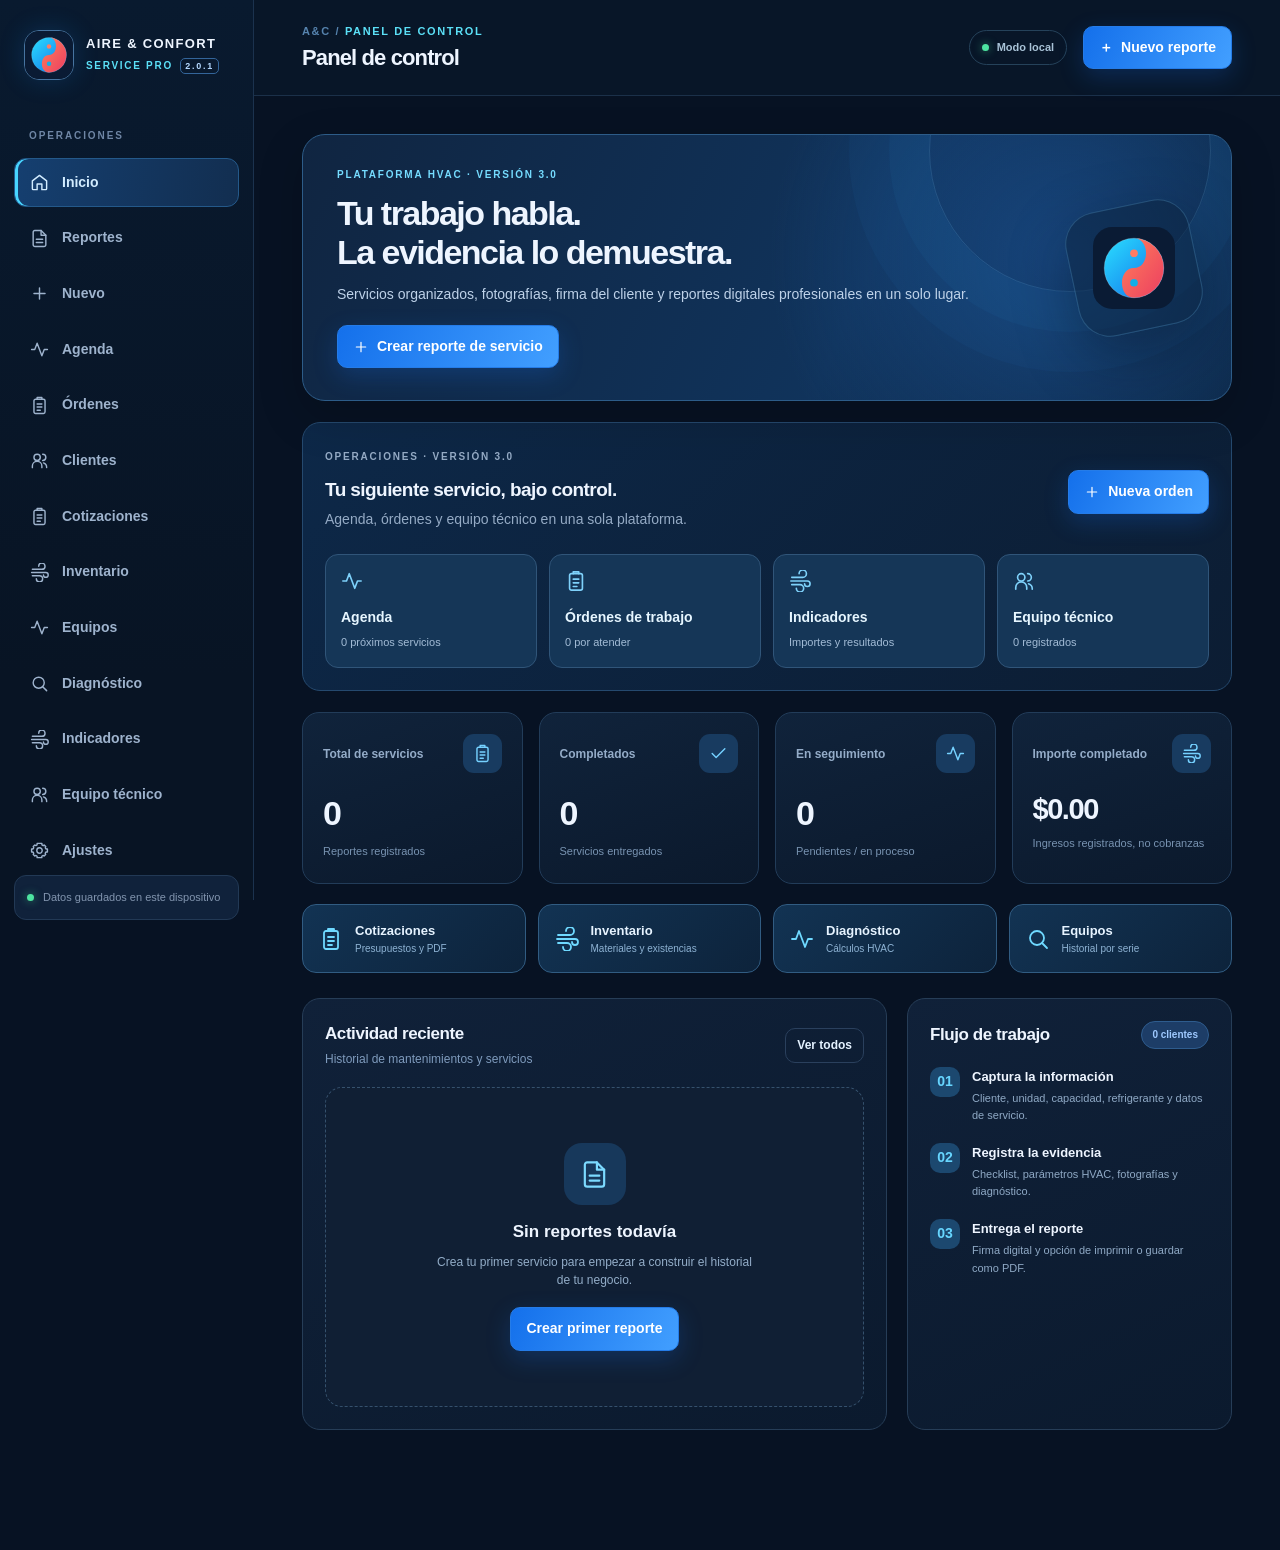
<file: index.html>
<!doctype html>
<html lang="es">
<head>
  <meta charset="utf-8">
  <meta name="viewport" content="width=device-width,initial-scale=1,viewport-fit=cover">
  <meta name="theme-color" content="#081426">
  <meta name="description" content="A&C Service Pro 3.0: reportes HVAC, cotizaciones, agenda, órdenes de trabajo, inventario e indicadores. Datos guardados localmente.">
  <meta name="application-name" content="A&C Service Pro">
  <meta name="apple-mobile-web-app-capable" content="yes">
  <meta name="apple-mobile-web-app-status-bar-style" content="black-translucent">
  <link rel="manifest" href="manifest.webmanifest">
  <link rel="icon" href="[data-uri]" type="image/svg+xml">
  <style>

:root{--bg:#071223;--side:#091629;--surface:#0d1b30;--surface-2:#11223a;--surface-3:#172c46;--stroke:#263a56;--muted:#95abc5;--ink:#eef5ff;--cyan:#5be0f7;--blue:#398bf9;--royal:#2469ed;--green:#4de4a0;--amber:#ffc873;--red:#ff6880;--radius:18px;--shadow:0 16px 45px rgba(0,0,0,.18)}
*{box-sizing:border-box}html{min-height:100%;scroll-behavior:smooth}body{margin:0;background:var(--bg);color:var(--ink);font:14px/1.55 Inter,-apple-system,BlinkMacSystemFont,"Segoe UI",Roboto,Arial,sans-serif}button,input,textarea,select{font:inherit}button{cursor:pointer}a{color:inherit;text-decoration:none}img{max-width:100%}button:focus-visible,input:focus-visible,textarea:focus-visible,select:focus-visible{outline:2px solid var(--cyan);outline-offset:3px}h1,h2,h3,p{margin-top:0}.muted{color:var(--muted)}.small{font-size:12px}.hide{display:none!important}.mono{font-variant-numeric:tabular-nums;letter-spacing:.02em}.overline{font-size:10px;letter-spacing:.18em;text-transform:uppercase;color:var(--muted);font-weight:800}.sidebar{width:254px;position:fixed;inset:0 auto 0 0;display:flex;flex-direction:column;background:linear-gradient(180deg,#091a2f,#081424 75%);border-right:1px solid #1b324e;padding:30px 14px 22px;z-index:30}.brand-box{display:flex;gap:12px;align-items:center;padding:0 10px;margin-bottom:48px}.logo-wrapper{height:50px;width:50px;border:1px solid #4774a0;box-shadow:0 0 26px #1594ff2e;border-radius:15px;overflow:hidden;flex-shrink:0}.logo-wrapper img{width:100%;height:100%}.brand-name{min-width:0;line-height:1.45}.brand-name strong{display:block;white-space:nowrap;letter-spacing:.1em;font-size:13px}.brand-name span{font-size:10px;color:var(--cyan);letter-spacing:.17em;font-weight:800}.brand-name b{border:1px solid #33659a;border-radius:5px;font-size:9px;padding:2px 4px;margin-left:3px;color:#b5d9ff}.side-caption{padding:0 15px 14px;font-size:10px;letter-spacing:.19em;color:#6f86a5;font-weight:800}.side-nav{display:grid;gap:6px}.nav-item{width:100%;display:flex;align-items:center;gap:13px;padding:13px 15px;border:1px solid transparent;background:transparent;color:#9eb3cd;text-align:left;border-radius:12px;font-weight:650}.nav-item:hover{background:#132743;color:white}.nav-item.active{color:#d2ecff;background:linear-gradient(100deg,#153f70,#122e50);border-color:#24598a;box-shadow:inset 3px 0 0 #48d5ff}.nav-item svg{width:19px;height:19px}.side-spacer{flex:1}.side-bottom{font-size:11px;color:#8295af;display:flex;align-items:center;gap:9px;background:#10223b;padding:13px 12px;border:1px solid #223955;border-radius:12px}.connection-dot{display:inline-block;width:7px;height:7px;background:var(--green);border-radius:50%;box-shadow:0 0 8px #46e39988;flex-shrink:0}.workspace{min-height:100vh;margin-left:254px}.topbar{min-height:96px;border-bottom:1px solid #1b3049;display:flex;align-items:center;justify-content:space-between;padding:23px clamp(20px,4vw,48px);background:#09172abf;gap:18px}.crumb{font-size:11px;text-transform:uppercase;letter-spacing:.15em;font-weight:800;color:#5683ae}.crumb span{color:var(--cyan)}.top-title{font-size:22px;font-weight:800;letter-spacing:-.04em;line-height:1.2;margin-top:5px}.top-right{display:flex;align-items:center;gap:16px}.offline-chip{display:inline-flex;align-items:center;gap:8px;border:1px solid #25425a;color:#a9c3d7;padding:8px 12px;border-radius:999px;font-size:11px;font-weight:700}.main-content{max-width:1460px;margin:0 auto;padding:clamp(18px,3vw,40px) clamp(18px,4vw,48px) 100px}.btn{border:1px solid #345273;background:#162e4d;color:#e4f2ff;border-radius:10px;padding:10px 15px;min-height:41px;display:inline-flex;align-items:center;justify-content:center;gap:8px;font-weight:750;transition:.16s}.btn:hover{filter:brightness(1.14);transform:translateY(-1px)}.btn-primary{border-color:#257ce8;background:linear-gradient(115deg,#1470eb,#429fff);color:white;box-shadow:0 8px 25px #1979ff35}.btn-success{background:#123e38;color:#7ef5c0;border-color:#1d675b}.btn-danger{border-color:#653348;background:#3b1d31;color:#ff9aaa}.btn-ghost{border-color:#2a405d;background:transparent}.btn-light{background:#f3f7fd;color:#193c63;border-color:#e1e9f5}.btn-sm{padding:7px 11px;min-height:32px;font-size:12px}.btn-icon{width:40px;padding:9px}.btn svg{width:16px;height:16px}.hero{position:relative;overflow:hidden;display:flex;align-items:center;justify-content:space-between;background:radial-gradient(circle at 82% 46%,#1c53969e,transparent 38%),linear-gradient(115deg,#102541,#10335b 60%,#0c2541);border:1px solid #2d5c88;border-radius:23px;padding:32px 34px;min-height:194px;box-shadow:var(--shadow)}.hero:before{content:"";position:absolute;width:280px;height:280px;border:1px solid #73c6f62c;border-radius:50%;right:20px;top:-125px;box-shadow:0 0 0 40px #369deb0d,0 0 0 80px #369deb0a}.hero-copy{position:relative;z-index:1;max-width:650px}.hero .overline{color:#75dcff}.hero h1{font-size:clamp(22px,3.2vw,34px);letter-spacing:-.045em;line-height:1.15;margin:11px 0 12px}.hero p{color:#bed2e9;margin-bottom:19px}.hero-mark{position:relative;z-index:1;display:flex;align-items:center;justify-content:center;background:#0a213a80;width:126px;height:126px;border:1px solid #4c89b563;border-radius:32px;transform:rotate(-12deg);flex-shrink:0;box-shadow:0 20px 60px #040e1d66}.hero-mark img{height:82px;width:82px;transform:rotate(12deg)}.stat-grid{display:grid;grid-template-columns:repeat(4,minmax(0,1fr));gap:16px;margin:20px 0 26px}.stat-card{padding:21px 20px;background:linear-gradient(160deg,#10233b,#0b192c);border:1px solid #223c59;border-radius:17px;min-width:0}.stat-head{display:flex;justify-content:space-between;gap:8px;align-items:center;font-size:12px;color:#94acc8;font-weight:750}.stat-icon{background:#183b60;color:#75d1ff;border-radius:11px;padding:10px;display:grid;place-items:center}.stat-icon svg{width:19px;height:19px}.stat-card strong{font-size:clamp(24px,3vw,34px);letter-spacing:-.05em;display:block;margin-top:14px;font-weight:800}.stat-card>small{color:#7893b1;font-size:11px}.content-grid{display:grid;grid-template-columns:minmax(0,1.8fr) minmax(270px,1fr);gap:20px}.panel{background:linear-gradient(155deg,#102139,#0b1a2e);border:1px solid #263d57;border-radius:18px;padding:22px;margin-bottom:20px;min-width:0}.panel-head{display:flex;gap:15px;align-items:center;justify-content:space-between;margin-bottom:18px;flex-wrap:wrap}.panel h2{font-size:17px;letter-spacing:-.025em;margin:0}.panel-sub{color:#7f9bbd;font-size:12px}.list-stack{display:grid;gap:10px}.report-list-item{display:flex;align-items:center;gap:15px;background:#11243d;border:1px solid #223b58;border-radius:13px;padding:13px}.report-list-item:hover{border-color:#37638e}.report-monogram{height:44px;width:44px;flex-shrink:0;border-radius:12px;display:grid;place-items:center;color:#a8dbff;background:#1b3c60;font-weight:900}.report-item-main{min-width:0;flex:1}.report-item-main strong{font-size:13px;display:block;overflow:hidden;text-overflow:ellipsis;white-space:nowrap}.report-item-main p{margin:2px 0 0;color:#8ea9c7;font-size:11px;overflow:hidden;text-overflow:ellipsis;white-space:nowrap}.report-item-meta{display:flex;align-items:flex-end;flex-direction:column;gap:4px}.report-item-meta small{color:#7995b3;font-size:11px}.badge{font-size:10px;display:inline-flex;align-items:center;gap:5px;white-space:nowrap;padding:5px 10px;border-radius:99px;font-weight:850}.badge.green{background:#12483e;color:#69ecb2;border:1px solid #266a58}.badge.blue{background:#1d3d67;color:#9fc9ff;border:1px solid #2e5c8e}.badge.amber{background:#4b3926;color:#ffe0a7;border:1px solid #6e542b}.badge.red{background:#4a2937;color:#ffafbf;border:1px solid #763849}.quick-steps{display:grid;gap:16px}.step{display:flex;gap:12px;align-items:flex-start}.step-num{height:30px;width:30px;border-radius:10px;display:grid;place-items:center;background:#1c486f;color:#67d6ff;font-weight:850;flex-shrink:0}.step strong{display:block;font-size:13px}.step p{font-size:11px;color:#8fa9c5;margin:3px 0}.section-header{display:flex;align-items:end;justify-content:space-between;gap:12px;flex-wrap:wrap;margin-bottom:20px}.section-header h1{font-size:25px;letter-spacing:-.04em;line-height:1.2;margin:0 0 5px}.section-header p{color:var(--muted);margin:0;font-size:12px}.section-actions{display:flex;gap:9px;flex-wrap:wrap}.search-row{display:flex;gap:10px;flex-wrap:wrap;margin:0 0 20px}.search-input{position:relative;flex:1;min-width:220px}.search-input input{padding-left:40px}.search-icon{position:absolute;top:12px;left:13px;color:#718dab;width:17px;height:17px}.tabs{display:flex;flex-wrap:wrap;gap:5px;padding:5px;background:#10233b;border:1px solid #2a415d;border-radius:12px}.tab{border:0;padding:8px 12px;font-size:12px;border-radius:8px;background:transparent;color:#9eb3ca;font-weight:750}.tab.active{background:#24527d;color:white}.report-cards{display:grid;grid-template-columns:repeat(2,minmax(0,1fr));gap:15px}.report-card{background:linear-gradient(155deg,#122744,#0d1d31);border:1px solid #2a425e;border-radius:17px;padding:20px;min-width:0}.report-card-top{display:flex;justify-content:space-between;gap:8px;align-items:flex-start}.report-card small{color:#789bbb}.report-card h3{font-size:18px;letter-spacing:-.025em;margin:12px 0 2px;line-height:1.2}.report-card .equipment-line{color:#a1b6d0;font-size:12px;min-height:25px}.report-card-divider{height:1px;background:#2b435e;margin:16px 0}.card-detail{display:flex;justify-content:space-between;gap:15px;margin:6px 0;color:#9ab0ca;font-size:12px}.card-detail b{color:#d9e9fc;font-weight:700;text-align:right;max-width:65%;overflow:hidden;text-overflow:ellipsis}.report-card-actions{display:flex;gap:8px;flex-wrap:wrap;margin-top:15px}.editor-layout{display:grid;grid-template-columns:minmax(0,1fr) 296px;gap:19px;align-items:start}.form-section{background:linear-gradient(155deg,#10223b,#0c1c30);border:1px solid #263f5d;border-radius:18px;padding:24px;margin-bottom:18px}.form-section-head{display:flex;align-items:center;gap:13px;margin-bottom:22px}.form-icon{width:39px;height:39px;display:grid;place-items:center;background:#193e63;color:#5ed7ff;border-radius:12px;flex-shrink:0}.form-icon svg{width:19px}.form-section-head h2{margin:0;font-size:16px}.form-section-head p{margin:2px 0 0;color:#829ebb;font-size:11px}.form-grid{display:grid;grid-template-columns:repeat(2,minmax(0,1fr));gap:15px}.form-grid.three{grid-template-columns:repeat(3,minmax(0,1fr))}.form-field{min-width:0}.form-field.full{grid-column:1/-1}.form-field label{display:block;font-size:11px;letter-spacing:.035em;font-weight:750;color:#b8cde4;margin-bottom:7px}.form-field label .required{color:#f98796}.input,.select,.textarea{display:block;width:100%;border:1px solid #304d6b;background:#0b1b2f;color:#ecf5ff;border-radius:10px;padding:11px 12px;min-height:43px;outline:0;transition:border-color .15s}.input:focus,.select:focus,.textarea:focus{border-color:#479fe9;box-shadow:0 0 0 3px #2089f51e}.input::placeholder,.textarea::placeholder{color:#68839d}.textarea{min-height:85px;resize:vertical}.input[type=date]{color-scheme:dark}.select{appearance:auto}.helper{font-size:11px;color:#7e9ab8;margin-top:6px}.side-summary{position:sticky;top:20px}.side-summary .summary-box{border:1px solid #2d4a6b;background:linear-gradient(140deg,#132c4a,#0c1d32);border-radius:18px;padding:21px;margin-bottom:18px}.summary-box h3{font-size:14px;margin:0 0 13px}.summary-row{display:flex;justify-content:space-between;gap:8px;margin:13px 0;font-size:12px}.summary-row span{color:#89a4c1}.summary-row strong{max-width:58%;text-align:right;overflow:hidden;text-overflow:ellipsis}.summary-sep{height:1px;background:#2b4560;margin:16px 0}.side-actions{display:grid;gap:10px}.side-actions .btn{width:100%}.check-toolbar{display:flex;justify-content:space-between;gap:10px;align-items:center;flex-wrap:wrap;margin-bottom:13px}.progress-track{height:7px;border-radius:100px;background:#223b55;overflow:hidden;margin-bottom:18px}.progress-track div{height:100%;background:linear-gradient(90deg,#31bafa,#45e7a4);transition:width .2s}.checklist{display:grid;gap:8px}.check-item{display:flex;align-items:center;gap:10px;background:#0c2036;border:1px solid #243e5c;border-radius:10px;padding:10px 12px}.check-item label{flex:1;display:flex;align-items:flex-start;gap:10px;font-size:12px;cursor:pointer}.check-item input{accent-color:#24c18d;height:17px;width:17px;flex-shrink:0;margin:0}.check-item input:checked+span{color:#b6dfd2}.check-item button{border:0;background:transparent;color:#829fbb;padding:3px}.check-item button:hover{color:#ff8e9f}.check-add{display:flex;gap:8px;margin-top:12px}.check-add input{flex:1}.photo-grid{display:grid;grid-template-columns:repeat(3,minmax(0,1fr));gap:12px}.photo-tile{position:relative;min-width:0;overflow:hidden;border-radius:13px;background:#152b43;border:1px solid #304967}.photo-tile img{width:100%;height:130px;object-fit:cover;display:block}.photo-tile .photo-caption{font-size:11px;padding:8px 10px;overflow:hidden;text-overflow:ellipsis;white-space:nowrap}.photo-remove{position:absolute;right:8px;top:8px;background:#061429cc;border:1px solid #5b6f88;border-radius:8px;color:white;padding:4px 8px}.photo-upload{border:1px dashed #4a7297;background:#122a44;border-radius:14px;padding:17px;display:flex;flex-direction:column;justify-content:center;align-items:center;gap:10px;min-height:160px;text-align:center;color:#9fb9d2;cursor:pointer}.photo-upload svg{width:25px;height:25px;color:#56d5ff}.photo-upload strong{font-size:12px;color:#e1effe}.photo-upload small{font-size:10px}.signature-pad{height:169px;border:1px dashed #5c7898;border-radius:12px;background:white;overflow:hidden}.signature-pad canvas{width:100%;height:100%;touch-action:none;display:block;cursor:crosshair}.signature-footer{display:flex;justify-content:space-between;align-items:center;margin-top:9px;gap:10px;color:#7c9abd;font-size:11px}.tip-box{border:1px solid #345a72;border-radius:13px;background:#102940;padding:14px;color:#a3bfd7;font-size:12px}.tip-box strong{color:#b6e7ff}.empty-state{padding:55px 20px;text-align:center;background:#101f34;border:1px dashed #35516d;border-radius:17px}.empty-state .empty-art{width:62px;height:62px;border-radius:18px;background:#17385b;display:grid;place-items:center;margin:0 auto 14px;color:#7cdaff}.empty-art svg{width:29px;height:29px}.empty-state h3{margin:0 0 7px;font-size:17px}.empty-state p{font-size:12px;color:#93adc8;max-width:330px;margin:0 auto 17px}.client-grid{display:grid;grid-template-columns:repeat(3,minmax(0,1fr));gap:15px}.client-card{background:#10223a;border:1px solid #28415c;border-radius:17px;padding:20px}.client-avatar{display:grid;place-items:center;width:45px;height:45px;background:#1d456e;border-radius:14px;color:#8cd2ff;font-weight:850;margin-bottom:12px}.client-card h3{font-size:15px;margin:0 0 3px}.client-card p{margin:5px 0;font-size:12px;color:#90a9c5;word-break:break-word}.client-card .btn{margin-top:12px;width:100%}.settings-layout{display:grid;grid-template-columns:minmax(0,1fr) 320px;gap:20px}.setting-logo{width:100px;height:100px;object-fit:contain;background:#102a45;border:1px solid #2b5681;border-radius:23px;padding:10px}.settings-actions{display:grid;gap:10px}.settings-actions .btn{justify-content:flex-start}.preview-toolbar{display:flex;justify-content:space-between;gap:9px;flex-wrap:wrap;margin:0 0 17px}.preview-outer{background:#263449;border:1px solid #415470;border-radius:18px;padding:clamp(10px,2vw,28px);overflow:auto}.sheet{color:#1d354a;background:white;max-width:800px;min-height:1000px;margin:0 auto;padding:38px 42px;box-shadow:0 16px 55px #02091244;font:12px/1.5 Arial,Helvetica,sans-serif;overflow:hidden}.sheet *{box-sizing:border-box}.sheet strong{font-weight:800}.sheet-head{display:flex;align-items:center;justify-content:space-between;border-bottom:3px solid #1b72b9;padding-bottom:19px;gap:16px}.sheet-brand{display:flex;align-items:center;gap:11px}.sheet-logo{width:51px;height:51px;object-fit:contain}.sheet-brand strong{display:block;color:#122a41;font-size:16px;letter-spacing:.05em;line-height:1.2}.sheet-brand span{display:block;color:#567085;font-size:9px;margin-top:5px}.sheet-report-meta{text-align:right;white-space:nowrap}.sheet-report-meta h2{margin:0;color:#116bb4;font-size:20px;letter-spacing:-.03em}.sheet-report-meta div{color:#5a7184;font-size:10px}.sheet-report-meta p{margin:4px 0 0}.sheet-header-note{display:flex;justify-content:space-between;gap:8px;align-items:center;margin:17px 0}.sheet-kicker{font-size:10px;letter-spacing:.1em;font-weight:800;color:#667f98}.sheet-status{border-radius:99px;padding:5px 10px;background:#dff8ec;color:#167352;font-size:10px;font-weight:800}.sheet-status.progress{background:#fff0d6;color:#97600d}.sheet-section{margin:18px 0 0;break-inside:avoid-page}.sheet-section h3{font-size:11px;background:#eaf3fd;border-left:3px solid #1a78bc;color:#15598d;letter-spacing:.04em;text-transform:uppercase;padding:6px 10px;margin:0 0 10px}.sheet-details{display:grid;grid-template-columns:1fr 1fr;gap:8px 20px}.sheet-field{font-size:11px;line-height:1.4;min-width:0;overflow-wrap:anywhere}.sheet-field b{display:block;color:#77889c;font-size:9px;text-transform:uppercase;font-weight:700;letter-spacing:.04em}.sheet-field span{color:#1a3650}.sheet-table{border-collapse:collapse;width:100%;font-size:10px}.sheet-table th{background:#eef4fa;text-align:left;color:#385c7c;padding:7px;border:1px solid #dbe6f2}.sheet-table td{padding:7px;border:1px solid #dbe6f2;overflow-wrap:anywhere}.sheet-checks{display:grid;grid-template-columns:1fr 1fr;gap:4px 12px}.sheet-check{display:flex;gap:6px;align-items:flex-start;font-size:10px}.sheet-check .done{color:#1ca270}.sheet-check .no{color:#95a3ae}.sheet-condition{display:flex;flex-wrap:wrap;gap:5px}.sheet-condition span{padding:4px 9px;border:1px solid #d9e4ec;color:#8ca2b4;border-radius:5px;font-size:9px;font-weight:700}.sheet-condition .selected{color:#fff;background:#187eb6;border-color:#187eb6}.sheet-photos{display:grid;grid-template-columns:repeat(3,minmax(0,1fr));gap:9px}.sheet-photo{border:1px solid #dce5ec;border-radius:5px;overflow:hidden;break-inside:avoid}.sheet-photo img{width:100%;height:124px;object-fit:cover;display:block}.sheet-photo div{font-size:9px;color:#5f7a8c;padding:4px 6px}.sheet-notes{font-size:11px;color:#30475f;white-space:pre-wrap;overflow-wrap:anywhere;min-height:17px}.sheet-sign-row{display:flex;justify-content:space-between;align-items:end;gap:20px;margin-top:23px}.sheet-signature{width:190px;text-align:center;border-top:1px solid #b5c9d9;padding-top:5px;font-size:10px;color:#678093;position:relative;margin-top:48px}.sheet-signature img{position:absolute;bottom:22px;max-width:170px;max-height:75px;left:50%;transform:translateX(-50%)}.sheet-price{font-size:13px;font-weight:800;color:#1266a7}.sheet-footer{margin-top:25px;border-top:2px solid #d7e8f5;padding-top:11px;text-align:center;font-size:9px;color:#58728c}.toast{position:fixed;z-index:100;bottom:25px;left:50%;transform:translate(-50%,30px);background:#ecf9ff;color:#123250;padding:12px 20px;box-shadow:0 14px 35px #0007;border-radius:12px;font-weight:800;opacity:0;pointer-events:none;transition:.2s;max-width:90%;text-align:center}.toast.show{opacity:1;transform:translate(-50%,0)}#printArea{display:none}.mobile-nav{display:none}.loading{color:#97b5d0;text-align:center;padding:60px}.inline-alert{margin-top:9px;color:#93cde8;font-size:11px}.field-end{display:flex;justify-content:flex-end;gap:8px;flex-wrap:wrap;margin-top:16px}.mini-line{display:flex;gap:12px;align-items:center;flex-wrap:wrap}.simple-placeholder{padding:12px;border:1px solid #30455f;color:#819eba;border-radius:10px;background:#0d2036;font-size:12px}
@media(max-width:1190px){.sidebar{width:215px}.brand-name strong{font-size:11px}.workspace{margin-left:215px}.editor-layout{grid-template-columns:minmax(0,1fr) 250px}.stat-grid{gap:10px}.stat-card{padding:16px}.client-grid{grid-template-columns:repeat(2,1fr)}}
@media(max-width:950px){.sidebar{display:none}.workspace{margin-left:0}.mobile-nav{display:flex;position:fixed;bottom:0;left:0;right:0;z-index:50;background:#09172bf0;backdrop-filter:blur(16px);border-top:1px solid #29425d;min-height:70px;padding:7px 10px max(7px,env(safe-area-inset-bottom));justify-content:space-around;gap:4px}.mobile-nav .nav-item{flex:1;flex-direction:column;gap:2px;padding:6px 4px;font-size:10px;text-align:center;justify-content:center;border-radius:9px}.mobile-nav .nav-item.active{box-shadow:inset 0 2px 0 #48d5ff}.mobile-nav .nav-item svg{height:19px}.main-content{padding-bottom:115px}.toast{bottom:90px}.editor-layout{grid-template-columns:1fr}.side-summary{position:static;display:grid;grid-template-columns:1fr 1fr;gap:15px}.side-summary .summary-box{margin-bottom:0}.settings-layout{grid-template-columns:1fr}.settings-actions{grid-template-columns:repeat(2,1fr)}.content-grid{grid-template-columns:1fr}}
@media(max-width:620px){.topbar{padding:15px 16px;min-height:74px}.top-title{font-size:18px}.offline-chip{display:none}.top-create{font-size:0;padding:9px 14px}.top-create span{font-size:23px;line-height:17px}.main-content{padding:18px 13px 113px}.hero{padding:24px 20px;min-height:200px}.hero h1{font-size:25px;max-width:275px}.hero p{max-width:250px;font-size:12px}.hero-mark{width:69px;height:69px;border-radius:17px;align-self:flex-start;transform:rotate(-11deg);margin-top:-2px}.hero-mark img{height:45px;width:45px}.stat-grid{grid-template-columns:1fr 1fr;gap:10px;margin-top:13px}.stat-card{padding:15px 13px}.stat-card strong{font-size:26px;margin-top:8px}.stat-head{font-size:11px}.stat-icon{padding:7px}.stat-card>small{font-size:10px}.panel{padding:17px}.report-cards,.client-grid{grid-template-columns:1fr}.form-section{padding:18px 15px}.form-grid.three{grid-template-columns:1fr 1fr}.form-grid{gap:12px}.form-field.full-mobile{grid-column:1/-1}.side-summary{grid-template-columns:1fr}.photo-grid{grid-template-columns:repeat(2,1fr)}.photo-tile img{height:115px}.photo-upload{min-height:145px}.section-header h1{font-size:23px}.sheet{padding:18px 15px;min-height:800px}.sheet-brand strong{font-size:11px}.sheet-brand span{font-size:8px}.sheet-logo{width:36px;height:36px}.sheet-report-meta h2{font-size:14px}.sheet-report-meta div{font-size:8px}.sheet-section{margin-top:13px}.sheet-photo img{height:88px}.sheet-details{gap:7px 12px}.sheet-checks{grid-template-columns:1fr 1fr}.sheet-footer{font-size:8px}.preview-outer{padding:3px}.tabs{width:100%;justify-content:center}.search-input{flex:1 1 100%}.settings-actions{grid-template-columns:1fr}.report-list-item{gap:10px;padding:10px}.report-item-meta{min-width:80px}.report-monogram{height:38px;width:38px}.report-item-main p{font-size:10px}}
@media print{@page{size:A4;margin:10mm}html,body{background:#fff!important;color:#222!important;margin:0!important;padding:0!important}#app>*:not(#printArea){display:none!important}#printArea{display:block!important;position:static!important;margin:0!important;padding:0!important;background:#fff!important}#printArea .sheet{max-width:none!important;min-height:0!important;box-shadow:none!important;padding:0!important;margin:0!important;overflow:visible!important;font-size:10px!important}#printArea .sheet-section{margin-top:12px}#printArea .sheet-photos img{height:110px}#printArea .sheet-footer{margin-top:15px}.sheet-section,.sheet-photo,.sheet-head{break-inside:avoid-page}}

.photo-caption-input{border:0!important;border-radius:0!important;padding:8px 10px!important;min-height:33px!important;font-size:11px!important;background:#152b43!important;color:#d6e9ff!important;box-shadow:none!important}
/* A&C Service Pro 2.0 — módulos comerciales y diagnósticos */
.quicklinks-v2{display:grid;grid-template-columns:repeat(4,minmax(0,1fr));gap:12px;margin:-6px 0 25px}.quicklink-v2{display:flex;align-items:center;gap:12px;min-width:0;text-align:left;padding:16px;background:linear-gradient(135deg,#123353,#0d233b);color:#e6f3ff;border:1px solid #315c82;border-radius:14px;cursor:pointer;transition:.2s}.quicklink-v2:hover,.tool-card:hover{background:#1b4066;transform:translateY(-2px)}.quicklink-v2 svg{width:24px;height:24px;color:#6fd9ff;flex-shrink:0}.quicklink-v2 span{min-width:0}.quicklink-v2 b{display:block;font-size:13px}.quicklink-v2 small{display:block;font-size:10px;color:#8eb3d4}.tool-grid{display:grid;grid-template-columns:repeat(3,minmax(0,1fr));gap:16px}.tool-card{min-height:205px;text-align:left;color:var(--ink);background:linear-gradient(155deg,#153457,#0b1d31);border:1px solid #315678;border-radius:18px;padding:23px;display:flex;flex-direction:column;align-items:flex-start;gap:10px;transition:.2s}.tool-symbol{background:#1f5282;color:#80dcff;border-radius:14px;padding:13px;display:flex}.tool-symbol svg{width:24px;height:24px}.tool-card strong{font-size:16px}.tool-card small{color:#a8bbd3;font-size:12px}.tool-arrow{color:#6bd6ff;font-size:11px;margin-top:auto;font-weight:800}.note-strip{display:flex;align-items:flex-start;gap:10px;background:#102841;border:1px solid #285577;color:#a9c8e3;padding:13px 16px;border-radius:11px;font-size:12px;margin:0 0 20px}.note-strip svg{width:18px;height:18px;flex-shrink:0}.q-line{display:grid;grid-template-columns:minmax(190px,2.5fr) 85px 90px 115px 36px;gap:10px;align-items:end;background:#0b2038;border:1px solid #29435e;padding:12px;border-radius:13px;margin-bottom:10px}.q-line label{display:block;color:#9eb9d4;font-size:11px;font-weight:750;margin-bottom:5px}.q-line .input{width:100%;min-width:0}.q-remove{height:41px;padding:7px}.value-accent{color:#66e7b9;font-size:22px}.q-wide{width:100%;margin-top:12px}.v2-narrow{max-width:880px}.inventory-card{display:flex;gap:14px;align-items:center;padding:17px;background:linear-gradient(110deg,#102743,#0b1d31);border:1px solid #284360;border-radius:15px;margin-bottom:10px}.inv-icon{width:44px;height:44px;background:#184368;border-radius:12px;display:grid;place-items:center;color:#7fd6ff;flex-shrink:0}.inv-icon svg{width:22px;height:22px}.inv-details{min-width:0;flex:1}.inv-details h3{margin:0;font-size:15px}.inv-details p{margin:3px 0;font-size:11px;color:#a9bdd6}.inv-details small{color:#7997b7;font-size:11px}.inv-quantity{min-width:116px;text-align:center;display:grid;gap:5px;justify-items:center}.inv-quantity strong{font-size:15px;white-space:nowrap}.inv-actions{display:flex;gap:5px;align-items:center;flex-wrap:wrap}.v2-stats{grid-template-columns:repeat(3,1fr)}.v2-stats .stat-card strong{font-size:clamp(21px,2.2vw,27px)}.equipment-grid{display:grid;grid-template-columns:repeat(2,minmax(0,1fr));gap:15px}.equipment-card h2{margin:8px 0 6px}.equiment-head{display:flex;gap:8px;justify-content:space-between;align-items:center}.equipment-history{margin:15px 0;border-top:1px solid #28415c}.equipment-event{display:flex;gap:6px;width:100%;justify-content:space-between;text-align:left;padding:12px 6px;background:none;border:0;border-bottom:1px solid #28415c;color:#c8e0f8;font-size:11px}.equipment-event b{white-space:nowrap;color:#6dcfff}.diag-results{display:grid;gap:10px;margin-top:15px}.diag-result{padding:13px 14px;background:#0d2845;border:1px solid #2d5070;border-radius:12px}.diag-result small{color:#9bb8d8;display:block}.diag-result strong{font-size:20px;color:#82ddff}.diag-checks{padding-left:21px;color:#c6d8ee;font-size:12px}.diag-checks li{margin:9px 0}.quote-totals{width:min(300px,100%);margin:20px 0 20px auto;font-size:12px}.quote-totals>div{display:flex;justify-content:space-between;padding:5px 12px}.quote-totals .quote-total{padding:11px 12px;background:#e0f1ff;color:#155686;font-weight:900;border-radius:6px;margin-top:5px;font-size:14px}.quote-sheet .sheet-report-meta h2{font-size:22px}.quote-sheet .sheet-checks{display:none}
@media(max-width:1190px){.quicklinks-v2{grid-template-columns:repeat(2,1fr)}.tool-grid{grid-template-columns:repeat(2,1fr)}.q-line{grid-template-columns:minmax(130px,2fr) 70px 75px 90px 32px;gap:7px}.q-line .input{padding-left:8px;padding-right:8px}}
@media(max-width:750px){.equipment-grid{grid-template-columns:1fr}.inventory-card{flex-wrap:wrap}.inv-details{min-width:calc(100% - 60px)}.inv-quantity{margin-left:57px}.inv-actions{margin-left:auto}.q-line{grid-template-columns:repeat(2,minmax(0,1fr));gap:10px}.q-main{grid-column:1/-1}.q-remove{grid-column:2;justify-self:end}.tool-grid{grid-template-columns:repeat(2,1fr)}.quicklinks-v2{grid-template-columns:repeat(2,1fr)}}
@media(max-width:480px){.quicklink-v2{padding:12px 9px;gap:7px}.quicklink-v2 svg{width:20px;height:20px}.quicklink-v2 b{font-size:12px}.quicklink-v2 small{font-size:9px}.tool-grid{gap:10px}.tool-card{min-height:175px;padding:14px}.tool-card strong{font-size:14px}.tool-card small{font-size:11px}.inv-actions{margin:10px 0 0;width:100%}.inv-quantity{margin-left:57px}.note-strip{font-size:11px}}
@media print{.quote-sheet{padding:0!important}.quote-totals{break-inside:avoid}.quote-sheet .sheet-section{break-inside:avoid-page}}
.quote-pick{display:flex;gap:9px;margin-bottom:13px;align-items:center}.quote-pick .select{flex:1;min-width:0}@media(max-width:620px){.quote-pick{flex-direction:column}.quote-pick .btn,.quote-pick .select{width:100%}.quote-sheet .sheet-table th:nth-child(3),.quote-sheet .sheet-table td:nth-child(3){display:none}.quote-sheet .sheet-table td{font-size:9px;padding:5px 3px}.quote-sheet .sheet-table td:nth-child(n+4){white-space:nowrap;font-size:8px}.quote-sheet .sheet-table th{padding:5px 3px}}
@media print{.quote-sheet .sheet-table th:nth-child(3),.quote-sheet .sheet-table td:nth-child(3){display:table-cell!important}}


/* A&C SERVICE PRO 3.0 — módulos de operaciones */
.v3-notice{display:flex;gap:10px;align-items:flex-start;border:1px solid #34536f;background:#102841;color:#afcce6;border-radius:13px;padding:13px 15px;font-size:12px;margin:0 0 20px;line-height:1.6}.v3-notice svg{width:20px;min-width:20px;margin-top:2px;color:#70c9ff}.v3-quick{border:1px solid #25496e;background:linear-gradient(135deg,#0d2848,#0c1d33);padding:22px;margin:21px 0;border-radius:18px}.v3-quick-head{display:flex;align-items:center;justify-content:space-between;gap:12px;flex-wrap:wrap}.v3-quick h2{font-size:19px;letter-spacing:-.03em;margin:8px 0 4px}.v3-quick p{margin:0 0 8px}.v3-quick-grid{display:grid;grid-template-columns:repeat(4,minmax(0,1fr));gap:12px;margin-top:16px}.v3-quick-grid button{color:#e6f6ff;cursor:pointer;border:1px solid #305579;background:#153657;border-radius:13px;text-align:left;padding:15px;min-width:0;transition:transform .15s}.v3-quick-grid button:hover{transform:translateY(-2px);border-color:#62b9fc}.v3-quick-grid button span{display:block;color:#7ed1fa}.v3-quick-grid button svg{width:22px;height:22px}.v3-quick-grid button strong{display:block;margin:8px 0 2px}.v3-quick-grid button small{font-size:11px;color:#a3bcd6}.v3-summary{display:grid;grid-template-columns:repeat(3,minmax(0,1fr));gap:12px;margin:14px 0 23px}.v3-summary>div{padding:18px;background:#10233b;border:1px solid #294260;border-radius:15px;min-width:0}.v3-summary small{display:block;color:#a4bdd5;font-size:11px}.v3-summary strong{display:block;color:#f3f8ff;font-size:clamp(18px,2.4vw,27px);letter-spacing:-.04em;margin-top:6px;overflow-wrap:anywhere}.v3-calendar-wrap{display:grid;grid-template-columns:minmax(0,1.3fr) minmax(0,1fr);gap:16px;align-items:start}.v3-cal{display:grid;grid-template-columns:repeat(7,minmax(0,1fr));gap:7px}.v3-week{text-align:center;font-size:11px;color:#98bad4;font-weight:750;padding:8px 0}.v3-day{background:#132b45;border:1px solid #2b4c6d;color:#dff0ff;border-radius:10px;min-height:69px;text-align:left;padding:9px;display:flex;flex-direction:column;gap:7px;min-width:0}.v3-day:empty{background:transparent;border-color:transparent}.v3-day:not(:empty){cursor:pointer}.v3-day.today{border-color:#4ebffb}.v3-day.chosen{background:#175292;border-color:#5ac8ff;box-shadow:0 0 0 1px #2587d5}.v3-day em{font-style:normal;font-size:10px;line-height:1.2;color:#84ecff}.v3-list-item{border-radius:13px;border:1px solid #2a4968;background:#102b48;padding:14px;overflow-wrap:anywhere}.v3-list-item p{margin:8px 0}.v3-list-title{display:flex;align-items:center;justify-content:space-between;gap:12px;flex-wrap:wrap}.v3-list-title b{font-size:14px}.v3-list-title>span{flex:1}.v3-cards{display:grid;grid-template-columns:repeat(2,minmax(0,1fr));gap:15px;align-items:start}.v3-order{margin:0}.v3-order .panel-head{align-items:start;margin-bottom:13px}.v3-order p{margin:11px 0;color:#bfd0e5;overflow-wrap:anywhere}.v3-meta{display:grid;gap:7px;color:#9bbad4;font-size:12px}.v3-meta span{display:flex;align-items:center;gap:7px}.v3-meta svg{width:14px;height:14px}.v3-actions{margin-top:19px;flex-wrap:wrap}.v3-avatar{width:46px;height:46px;border-radius:14px;background:#1b4974;color:#cdf2ff;display:grid;place-items:center;font-size:17px;font-weight:850}.v3-edit-panel{max-width:850px}.v3-edit-panel .form-grid{grid-template-columns:repeat(2,minmax(0,1fr))}.v3-edit-panel .form-field.full{grid-column:1/-1}.v3-savebar{display:flex;justify-content:flex-end;padding-top:20px;border-top:1px solid #2a4563;margin-top:25px}.v3-analytics-grid{display:grid;grid-template-columns:minmax(0,1.4fr) minmax(0,1fr);gap:18px}.v3-bars{height:230px;display:grid;grid-template-columns:repeat(6,minmax(0,1fr));align-items:end;gap:12px;margin:20px 0 6px}.v3-bar-col{height:100%;display:flex;flex-direction:column;align-items:center;min-width:0}.v3-bar-col>span{height:34px;display:flex;align-items:end;text-align:center;color:#95cffa;font-size:10px;overflow:hidden}.v3-bar-track{width:min(65%,50px);flex:1;display:flex;align-items:end;border-radius:7px 7px 3px 3px;background:#0b1728}.v3-bar-fill{width:100%;background:linear-gradient(180deg,#60d4ff,#197bde);min-height:2px;border-radius:7px 7px 3px 3px}.v3-bar-col small{padding-top:9px;color:#8fabc8;text-transform:capitalize;font-size:11px}.v3-order .badge{max-width:100%}
@media(max-width:1100px){.v3-quick-grid{grid-template-columns:repeat(2,minmax(0,1fr))}.v3-calendar-wrap,.v3-analytics-grid{grid-template-columns:1fr}}
@media(max-width:650px){.v3-cards{grid-template-columns:1fr}.v3-quick{padding:17px}.v3-quick-grid{gap:8px}.v3-quick-grid button{padding:12px}.v3-summary{grid-template-columns:1fr 1fr}.v3-summary>div:first-child{grid-column:1/-1}.v3-day{min-height:52px;padding:5px;border-radius:7px}.v3-cal{gap:4px}.v3-week{font-size:9px}.v3-day strong{font-size:11px}.v3-day em{font-size:8px}.v3-edit-panel .form-grid{grid-template-columns:1fr}.v3-edit-panel .form-field.full{grid-column:1}.v3-bars{gap:4px}.v3-bar-col>span{font-size:8px}.v3-quick-head .btn{width:100%}}

</style>
  <title>A&C Service Pro 2.0.1 · Aire Acondicionado y Confort</title>
</head>
<body>
  <div id="app">
    <aside class="sidebar" id="sidebar">
      <div class="brand-box">
        <div class="logo-wrapper"><img src="[data-uri]" alt="Logo A&C"></div>
        <div class="brand-name"><strong>AIRE & CONFORT</strong><span>SERVICE PRO <b>2.0.1</b></span></div>
      </div>
      <div class="side-caption">OPERACIONES</div>
      <nav class="side-nav" aria-label="Menú principal" id="desktopNav"></nav>
      <div class="side-spacer"></div>
      <div class="side-bottom"><span class="connection-dot"></span> <span>Datos guardados en este dispositivo</span></div>
    </aside>
    <div class="workspace">
      <header class="topbar">
        <div class="top-heading"><div class="crumb">A&C / <span id="crumbCurrent">Panel general</span></div><div class="top-title" id="topTitle">Panel de control</div></div>
        <div class="top-right"><span class="offline-chip" title="Funciona sin internet"><span class="connection-dot"></span> Modo local</span><button class="btn btn-primary top-create" data-action="new-report"><span>＋</span> Nuevo reporte</button></div>
      </header>
      <main class="main-content" id="mainContent"><div class="loading">Iniciando A&C Service Pro…</div></main>
    </div>
    <nav class="mobile-nav" aria-label="Navegación inferior" id="mobileNav"></nav>
    <div id="toast" class="toast" role="status" aria-live="polite"></div>
    <div id="printArea" aria-hidden="true"></div>
  </div>
  <script>
/* A&C Service Pro 3.0 — sin dependencias ni servicios remotos */
(() => {
'use strict';
const $ = (q, root = document) => root.querySelector(q);
const $$ = (q, root = document) => [...root.querySelectorAll(q)];
const nowLocal = () => { const d = new Date(); return `${d.getFullYear()}-${String(d.getMonth()+1).padStart(2,'0')}-${String(d.getDate()).padStart(2,'0')}`; };
const uid = () => (globalThis.crypto && crypto.randomUUID) ? crypto.randomUUID() : `${Date.now()}-${Math.random().toString(36).slice(2)}`;
const escape = (v) => String(v ?? '').replace(/[&<>"']/g, c => ({'&':'&amp;','<':'&lt;','>':'&gt;','"':'&quot;',"'":'&#39;'}[c]));
const money = (v) => new Intl.NumberFormat('es-MX',{style:'currency',currency:'MXN',maximumFractionDigits:2}).format(Number(v)||0);
const dateDisplay = (s) => { if(!s) return 'Sin fecha'; const [y,m,d] = String(s).slice(0,10).split('-'); return y&&m&&d?`${d}/${m}/${y}`:String(s); };
const initials = (s) => String(s||'AC').trim().split(/\s+/).slice(0,2).map(w=>w.charAt(0).toUpperCase()).join('');
const short = (s, n=45) => String(s||'').length>n?String(s).slice(0,n-1)+'…':String(s||'');
const DEFAULT_ICON = $('.logo-wrapper img')?.src || 'assets/icon.svg';
const NAV=[{id:'dashboard',label:'Inicio',icon:'home'},{id:'reports',label:'Reportes',icon:'file'},{id:'editor',label:'Nuevo',icon:'plus'},{id:'appointments',label:'Agenda',icon:'activity'},{id:'orders',label:'Órdenes',icon:'clipboard'},{id:'clients',label:'Clientes',icon:'users'},{id:'quotes',label:'Cotizaciones',icon:'clipboard'},{id:'inventory',label:'Inventario',icon:'wind'},{id:'equipment',label:'Equipos',icon:'activity'},{id:'diagnostics',label:'Diagnóstico',icon:'search'},{id:'analytics',label:'Indicadores',icon:'wind'},{id:'staff',label:'Equipo técnico',icon:'users'},{id:'tools',label:'Más',icon:'settings'},{id:'settings',label:'Ajustes',icon:'settings'}];
const ICONS={home:'<path d="m3 10 9-7 9 7v10a1 1 0 0 1-1 1h-5v-7H9v7H4a1 1 0 0 1-1-1z"/>',file:'<path d="M14 2H6a2 2 0 0 0-2 2v16a2 2 0 0 0 2 2h12a2 2 0 0 0 2-2V8z"/><path d="M14 2v6h6M8 13h8M8 17h8"/>',plus:'<path d="M12 5v14M5 12h14"/>',users:'<circle cx="9" cy="8" r="4"/><path d="M3 21v-2a6 6 0 0 1 12 0v2M16 4a4 4 0 0 1 0 8M17 15a6 6 0 0 1 4 6"/>',settings:'<path d="M12 15.4a3.4 3.4 0 1 0 0-6.8 3.4 3.4 0 0 0 0 6.8z"/><path d="M19.4 15a1.6 1.6 0 0 0 .3 1.8l.1.1-2 2-.1-.1a1.6 1.6 0 0 0-1.8-.3 1.6 1.6 0 0 0-1 1.5V21H9v-1a1.6 1.6 0 0 0-1-1.5 1.6 1.6 0 0 0-1.8.3l-.1.1-2-2 .1-.1a1.6 1.6 0 0 0 .3-1.8A1.6 1.6 0 0 0 3 14H2v-4h1a1.6 1.6 0 0 0 1.5-1 1.6 1.6 0 0 0-.3-1.8l-.1-.1 2-2 .1.1A1.6 1.6 0 0 0 8 5.5 1.6 1.6 0 0 0 9 4V3h6v1a1.6 1.6 0 0 0 1 1.5 1.6 1.6 0 0 0 1.8-.3l.1-.1 2 2-.1.1a1.6 1.6 0 0 0-.3 1.8A1.6 1.6 0 0 0 21 10h1v4h-1a1.6 1.6 0 0 0-1.6 1z"/>',clipboard:'<rect x="5" y="4" width="14" height="18" rx="2"/><path d="M9 4V2h6v2M9 10h6M9 14h6M9 18h4"/>',camera:'<path d="M14 4h-4L8 7H4a2 2 0 0 0-2 2v10a2 2 0 0 0 2 2h16a2 2 0 0 0 2-2V9a2 2 0 0 0-2-2h-4z"/><circle cx="12" cy="14" r="3.2"/>',activity:'<path d="M2 12h4l3-8 6 16 3-8h4"/>',check:'<path d="M4 12l5 5L20 6"/>',download:'<path d="M12 3v12m-4-4 4 4 4-4M4 17v4h16v-4"/>',upload:'<path d="M12 21V9m-4 4 4-4 4 4M4 7V3h16v4"/>',printer:'<path d="M6 9V3h12v6M6 18H4a2 2 0 0 1-2-2v-5a2 2 0 0 1 2-2h16a2 2 0 0 1 2 2v5a2 2 0 0 1-2 2h-2"/><path d="M6 15h12v7H6z"/>',trash:'<path d="M3 6h18M8 6V4h8v2M6 6l1 15h10l1-15M10 10v7M14 10v7"/>',edit:'<path d="M4 20h4l12-12-4-4L4 16zM14 6l4 4"/>',eye:'<path d="M2 12s4-7 10-7 10 7 10 7-4 7-10 7S2 12 2 12z"/><circle cx="12" cy="12" r="3"/>',phone:'<path d="M5 3h4l2 5-2.5 2c1.6 3 3.5 5 6.5 6.5L17 14l5 2v4c-1.8 2.4-6.5 1.2-12-4.3S2.6 4.8 5 3z"/>',save:'<path d="M4 3h13l4 4v14H3V3h1zM7 3v7h10V3M7 21v-8h10v8"/>',info:'<circle cx="12" cy="12" r="10"/><path d="M12 11v6M12 7h.01"/>',wind:'<path d="M3 8h12a4 4 0 1 0-4-4M2 12h18a3 3 0 1 1-3 3M3 16h9a4 4 0 1 1-4 4"/>',search:'<circle cx="11" cy="11" r="7"/><path d="m16 16 5 5"/>',share:'<circle cx="18" cy="5" r="3"/><circle cx="6" cy="12" r="3"/><circle cx="18" cy="19" r="3"/><path d="m9 11 6-5M9 13l6 5"/>'};
const icon = (name) => `<svg viewBox="0 0 24 24" aria-hidden="true" fill="none" stroke="currentColor" stroke-width="1.8" stroke-linecap="round" stroke-linejoin="round">${ICONS[name]||ICONS.file}</svg>`;
const TEMPLATES={
 'preventivo': ['Inspección visual general','Limpieza de filtros de aire','Limpieza de serpentín evaporador','Limpieza de serpentín condensador','Revisión y limpieza de turbina / ventiladores','Limpieza de charola y drenaje','Revisión de terminales y conexiones eléctricas','Verificación de voltaje y consumo eléctrico','Verificación de presiones de operación','Revisión de termostato y controles','Prueba de enfriamiento / calefacción','Registro de evidencia fotográfica'],
 'correctivo': ['Inspección inicial y confirmación de falla','Verificación de alimentación eléctrica','Revisión de protecciones y cableado','Verificación de controles / sensores','Revisión de compresor y ventiladores','Revisión del circuito frigorífico','Corrección / reparación realizada','Prueba de funcionamiento','Verificación de parámetros finales','Registro de evidencia fotográfica'],
 'instalacion': ['Revisión del lugar de instalación','Montaje y nivelación de evaporadora','Montaje y fijación de condensadora','Instalación y aislamiento de tuberías','Instalación de drenaje','Instalación eléctrica y protecciones','Prueba de hermeticidad','Vacío del circuito','Apertura de válvulas y puesta en marcha','Registro de presiones y consumo','Prueba final y entrega al cliente','Registro de evidencia fotográfica'],
 'diagnostico': ['Entrevista al cliente / descripción de falla','Inspección visual','Inspección de alimentación eléctrica','Revisión de compresor y ventiladores','Medición de presión y temperaturas','Revisión de componentes de control','Identificación de causa probable','Recomendación de reparación','Registro de evidencia fotográfica'],
 'otro': ['Inspección inicial','Ejecución del servicio','Verificación de funcionamiento','Registro de evidencia fotográfica']
};
const SERVICE_LABELS={preventivo:'Mantenimiento preventivo',correctivo:'Mantenimiento correctivo',instalacion:'Instalación',diagnostico:'Diagnóstico',otro:'Otro servicio'};
const CONDITION_LABELS={optimo:'Óptimo',bueno:'Bueno',regular:'Regular',atencion:'Requiere atención',fuera:'Fuera de servicio'};
const DEFAULT_COMPANY={name:'AIRE ACONDICIONADO Y CONFORT',tagline:'El equilibrio perfecto para tu clima',phone:'33 1076 6424',phone2:'56 1532 6488',technician:'',website:'proyectoaireyconfort-lab.github.io/aire-acondicionado-y-confort/',logo:''};
const state={page:'dashboard',reports:[],company:{...DEFAULT_COMPANY},draft:null,selectedId:null,search:'',statusFilter:'todos',clientSearch:'',quotes:[],inventory:[],quoteDraft:null,inventoryDraft:null,diag:{},saveTimer:0, db:null, fileMode:location.protocol==='file:'};
const DB_NAME='ayc_service_pro_v1';
function dbOpen(){return new Promise((resolve,reject)=>{
  if(!('indexedDB' in window)){reject(new Error('IndexedDB no disponible'));return;}
  const r=indexedDB.open(DB_NAME,3);
  r.onblocked=()=>{
    // No cerrar ni borrar la base de datos anterior: podría contener reportes reales.
    const main=$('#mainContent');
    if(main)main.innerHTML=`<section class="empty-state"><h3>La versión anterior sigue abierta</h3><p>La actualización necesita acceder a tus reportes guardados. Cierra las demás pestañas o ventanas de A&C Service Pro (versión 1.0), regresa a esta página y vuelve a abrirla. Tus reportes no se han borrado.</p><button class="btn btn-primary" data-action="retry-startup">Reintentar inicio</button></section>`;
  };
  r.onupgradeneeded=()=>{
    const d=r.result;
    if(!d.objectStoreNames.contains('reports'))d.createObjectStore('reports',{keyPath:'id'});
    if(!d.objectStoreNames.contains('prefs'))d.createObjectStore('prefs',{keyPath:'key'});
    if(!d.objectStoreNames.contains('quotes'))d.createObjectStore('quotes',{keyPath:'id'});
    if(!d.objectStoreNames.contains('inventory'))d.createObjectStore('inventory',{keyPath:'id'});
    for(const k of ['orders','appointments','staff'])if(!d.objectStoreNames.contains(k))d.createObjectStore(k,{keyPath:'id'});
  };
  r.onsuccess=()=>{
    r.result.onversionchange=()=>r.result.close();
    resolve(r.result);
  };
  r.onerror=()=>reject(r.error||new Error('Error al abrir la base de datos'));
});}
function tx(store,mode,fn){return new Promise((resolve,reject)=>{const t=state.db.transaction(store,mode);const s=t.objectStore(store);let val;let request;try{request=fn(s);}catch(e){reject(e);return;}if(request&&typeof request.onsuccess!=='undefined'){request.onsuccess=()=>{val=request.result;};request.onerror=()=>reject(request.error);}t.oncomplete=()=>resolve(val);t.onerror=()=>reject(t.error);});}
const STORE={
 async initialize(){try{state.db=await dbOpen();}catch(e){console.warn('Usando almacenamiento alternativo',e);state.db=null;}},
 async all(){if(state.db)return tx('reports','readonly',s=>s.getAll());try{return JSON.parse(localStorage.getItem('ayc_reports')||'[]');}catch{return[];}},
 async getPref(k){if(state.db)return (await tx('prefs','readonly',s=>s.get(k)))?.value;try{return JSON.parse(localStorage.getItem('ayc_pref_'+k)||'null');}catch{return null;}},
 async setPref(k,v){if(state.db)return tx('prefs','readwrite',s=>s.put({key:k,value:v}));localStorage.setItem('ayc_pref_'+k,JSON.stringify(v));},
 async put(r){if(state.db)return tx('reports','readwrite',s=>s.put(r));const a=await STORE.all();const i=a.findIndex(x=>x.id===r.id);if(i>=0)a[i]=r;else a.push(r);localStorage.setItem('ayc_reports',JSON.stringify(a));},
 async remove(id){if(state.db)return tx('reports','readwrite',s=>s.delete(id));const a=(await STORE.all()).filter(x=>x.id!==id);localStorage.setItem('ayc_reports',JSON.stringify(a));}
};
const toast=(s)=>{const el=$('#toast');el.textContent=s;el.classList.add('show');clearTimeout(toast.timer);toast.timer=setTimeout(()=>el.classList.remove('show'),3500);};
function sortReports(){state.reports.sort((a,b)=>String(b.updatedAt||b.date).localeCompare(String(a.updatedAt||a.date)));}
function countDone(r){return (r?.tasks||[]).filter(t=>t.done).length;}
function reportBadge(s){return s==='completado'?'<span class="badge green">● Completado</span>':s==='pendiente'?'<span class="badge amber">● Pendiente</span>':'<span class="badge blue">● En proceso</span>';}
function blankReport(prefill={}) {const n=state.reports.reduce((m,r)=>Math.max(m,Number((r.folio||'').match(/(\d+)$/)?.[1])||0),0)+1;return {id:uid(),folio:`AYC-${new Date().getFullYear()}-${String(n).padStart(4,'0')}`,createdAt:new Date().toISOString(),updatedAt:'',date:nowLocal(),clientName:'',clientPhone:'',clientAddress:'',serviceType:'preventivo',status:'en_proceso',equipmentType:'Minisplit',brand:'',model:'',capacity:'',refrigerant:'',serial:'',location:'',technician:state.company.technician||'',condition:'bueno',measurements:{voltage:'',current:'',suction:'',discharge:'',returnTemp:'',supplyTemp:'',superheat:'',subcooling:''},tasks:TEMPLATES.preventivo.map(label=>({label,done:false})),photos:[],observations:'',recommendations:'',signature:'',price:'',payment:'No especificado',nextService:'',...prefill};}
function scheduleDraft(){clearTimeout(state.saveTimer);state.saveTimer=setTimeout(()=>{if(state.page==='editor'&&state.draft)STORE.setPref('draft',state.draft).catch(()=>toast('No se pudo guardar el borrador. Exporta un respaldo.'));},450);}
async function persistNow(){clearTimeout(state.saveTimer);if(state.draft)await STORE.setPref('draft',state.draft);}
function renderNav(){for(const id of ['desktopNav','mobileNav']){$('#'+id).innerHTML=(id==='mobileNav'?NAV.filter(n=>['dashboard','appointments','editor','orders','tools'].includes(n.id)):NAV.filter(n=>n.id!=='tools')).map(n=>`<button type="button" class="nav-item ${state.page===n.id?'active':''}" data-nav="${n.id}" aria-label="${escape(n.label)}">${icon(n.icon)}<span>${escape(n.label)}</span></button>`).join('');}}
function setPage(page,title){state.page=page;$('#topTitle').textContent=title;$('#crumbCurrent').textContent=title;renderNav();window.scrollTo({top:0,behavior:'instant'});}
function heading(title,description,actions=''){return `<div class="section-header"><div><h1>${title}</h1><p>${description}</p></div><div class="section-actions">${actions}</div></div>`;}
function empty(title,desc,button=''){return `<div class="empty-state"><div class="empty-art">${icon('file')}</div><h3>${title}</h3><p>${desc}</p>${button}</div>`;}
function recentItem(r){return `<div class="report-list-item"><div class="report-monogram">${escape(initials(r.clientName))}</div><div class="report-item-main"><strong>${escape(r.clientName||'Sin cliente')}</strong><p>${escape(r.folio)} · ${escape(SERVICE_LABELS[r.serviceType]||'Servicio')}</p></div><div class="report-item-meta">${reportBadge(r.status)}<small>${dateDisplay(r.date)}</small></div><button data-action="preview" data-id="${escape(r.id)}" class="btn btn-sm btn-icon" aria-label="Ver reporte">${icon('eye')}</button></div>`;}
function dashboard(){setPage('dashboard','Panel de control');const n=state.reports.length,completed=state.reports.filter(r=>r.status==='completado').length,active=n-completed,clients=new Set(state.reports.map(r=>(r.clientName||'').toLowerCase().trim()).filter(Boolean)).size,revenue=state.reports.filter(r=>r.status==='completado').reduce((a,r)=>a+Number(r.price||0),0),unfinished=state.reports.find(r=>r.status!=='completado');$('#mainContent').innerHTML=`<section class="hero"><div class="hero-copy"><div class="overline">PLATAFORMA HVAC · VERSIÓN 3.0</div><h1>Tu trabajo habla.<br>La evidencia lo demuestra.</h1><p>Servicios organizados, fotografías, firma del cliente y reportes digitales profesionales en un solo lugar.</p><button class="btn btn-primary" data-action="new-report">${icon('plus')} Crear reporte de servicio</button></div><div class="hero-mark"><img src="${escape(state.company.logo||DEFAULT_ICON)}" alt="Aire Acondicionado y Confort"></div></section><section class="stat-grid"><div class="stat-card"><div class="stat-head">Total de servicios <span class="stat-icon">${icon('clipboard')}</span></div><strong class="mono">${n}</strong><small>Reportes registrados</small></div><div class="stat-card"><div class="stat-head">Completados <span class="stat-icon">${icon('check')}</span></div><strong class="mono">${completed}</strong><small>Servicios entregados</small></div><div class="stat-card"><div class="stat-head">En seguimiento <span class="stat-icon">${icon('activity')}</span></div><strong class="mono">${active}</strong><small>Pendientes / en proceso</small></div><div class="stat-card"><div class="stat-head">Importe completado <span class="stat-icon">${icon('wind')}</span></div><strong class="mono" style="font-size:clamp(20px,2.5vw,29px)">${money(revenue)}</strong><small>Ingresos registrados, no cobranzas</small></div></section><div class="quicklinks-v2"><button class="quicklink-v2" data-nav="quotes">${icon('clipboard')}<span><b>Cotizaciones</b><small>Presupuestos y PDF</small></span></button><button class="quicklink-v2" data-nav="inventory">${icon('wind')}<span><b>Inventario</b><small>Materiales y existencias</small></span></button><button class="quicklink-v2" data-nav="diagnostics">${icon('activity')}<span><b>Diagnóstico</b><small>Cálculos HVAC</small></span></button><button class="quicklink-v2" data-nav="equipment">${icon('search')}<span><b>Equipos</b><small>Historial por serie</small></span></button></div><div class="content-grid"><section class="panel"><div class="panel-head"><div><h2>Actividad reciente</h2><span class="panel-sub">Historial de mantenimientos y servicios</span></div><button data-nav="reports" class="btn btn-sm btn-ghost">Ver todos</button></div>${n?`<div class="list-stack">${state.reports.slice(0,5).map(recentItem).join('')}</div>`:empty('Sin reportes todavía','Crea tu primer servicio para empezar a construir el historial de tu negocio.','<button data-action="new-report" class="btn btn-primary">Crear primer reporte</button>')}</section><section class="panel"><div class="panel-head"><h2>Flujo de trabajo</h2><span class="badge blue">${clients} clientes</span></div><div class="quick-steps"><div class="step"><span class="step-num">01</span><div><strong>Captura la información</strong><p>Cliente, unidad, capacidad, refrigerante y datos de servicio.</p></div></div><div class="step"><span class="step-num">02</span><div><strong>Registra la evidencia</strong><p>Checklist, parámetros HVAC, fotografías y diagnóstico.</p></div></div><div class="step"><span class="step-num">03</span><div><strong>Entrega el reporte</strong><p>Firma digital y opción de imprimir o guardar como PDF.</p></div></div></div>${unfinished?`<div class="summary-sep"></div><div class="muted small">Tienes un reporte sin completar</div><div style="margin-top:10px"><button class="btn btn-sm" data-action="edit" data-id="${escape(unfinished.id)}">${icon('edit')} Continuar ${escape(unfinished.folio)}</button></div>`:''}</section></div>`;v3InjectDashboard();}
function reportCard(r){return `<article class="report-card"><div class="report-card-top"><div><div class="overline">${escape(r.folio)}</div><small>${dateDisplay(r.date)}</small></div>${reportBadge(r.status)}</div><h3>${escape(r.clientName)}</h3><div class="equipment-line">${escape(r.equipmentType||'Equipo')} · ${escape(short([r.brand,r.capacity].filter(Boolean).join(' / ')||SERVICE_LABELS[r.serviceType]))}</div><div class="report-card-divider"></div><div class="card-detail"><span>Servicio</span><b>${escape(SERVICE_LABELS[r.serviceType]||'Otro')}</b></div><div class="card-detail"><span>Actividades</span><b>${countDone(r)} de ${(r.tasks||[]).length}</b></div><div class="card-detail"><span>Importe</span><b>${money(r.price)}</b></div><div class="report-card-actions"><button data-action="preview" data-id="${escape(r.id)}" class="btn btn-primary btn-sm">${icon('eye')} Ver</button><button data-action="edit" data-id="${escape(r.id)}" class="btn btn-sm">${icon('edit')} Editar</button><button data-action="delete" data-id="${escape(r.id)}" class="btn btn-danger btn-sm" aria-label="Eliminar reporte">${icon('trash')}</button></div></article>`;}
function filteredReports(){const q=state.search.toLowerCase().trim();return state.reports.filter(r=>(state.statusFilter==='todos'||r.status===state.statusFilter)&&(!q||[r.clientName,r.folio,r.equipmentType,r.brand,r.model,r.serial,r.clientPhone].some(v=>String(v||'').toLowerCase().includes(q))));}
function reportsPage(){setPage('reports','Reportes de servicio');$('#mainContent').innerHTML=heading('Reportes de servicio','Consulta, modifica, imprime y comparte tus trabajos.',`<button class="btn btn-primary" data-action="new-report">${icon('plus')} Nuevo reporte</button>`)+`<div class="search-row"><div class="search-input">${icon('search').replace('<svg','<svg class="search-icon"')}<input class="input" id="reportSearch" placeholder="Buscar por cliente, folio, equipo o serie…" value="${escape(state.search)}"></div><div class="tabs">${[['todos','Todos'],['completado','Terminados'],['en_proceso','En proceso'],['pendiente','Pendientes']].map(([v,l])=>`<button type="button" class="tab ${state.statusFilter===v?'active':''}" data-action="filter" data-filter="${v}">${l}</button>`).join('')}</div></div><div id="reportResults"></div>`;updateReportResults();}
function updateReportResults(){const r=filteredReports();$('#reportResults').innerHTML=r.length?`<div class="report-cards">${r.map(reportCard).join('')}</div>`:empty('No encontramos reportes','Prueba otra búsqueda o crea un nuevo reporte.',`<button class="btn btn-primary" data-action="new-report">${icon('plus')} Nuevo reporte</button>`);}
const field=(label,key,placeholder='',span='',type='text',value)=>`<div class="form-field ${span}"><label for="f-${key}">${label}</label><input class="input" id="f-${key}" data-field="${key}" type="${type}" placeholder="${escape(placeholder)}" value="${escape(value===undefined?state.draft[key]:value)}"></div>`;
const sel=(label,key,opts,span='')=>`<div class="form-field ${span}"><label for="f-${key}">${label}</label><select class="select" id="f-${key}" data-field="${key}">${opts.map(([v,l])=>`<option value="${escape(v)}" ${state.draft[key]===v?'selected':''}>${escape(l)}</option>`).join('')}</select></div>`;
const metric=(label,key,placeholder='',unit='')=>`<div class="form-field"><label for="m-${key}">${label}${unit?` <span class="muted">(${unit})</span>`:''}</label><input class="input" type="number" step="any" inputmode="decimal" placeholder="${escape(placeholder)}" data-metric="${key}" id="m-${key}" value="${escape(state.draft.measurements?.[key]||'')}"></div>`;
const group=(name,iconName,subtitle,contents)=>`<section class="form-section"><div class="form-section-head"><span class="form-icon">${icon(iconName)}</span><div><h2>${name}</h2><p>${subtitle}</p></div></div>${contents}</section>`;
function checklistHTML(){const a=state.draft.tasks||[],done=a.filter(t=>t.done).length;return `<div class="check-toolbar"><span class="badge blue" id="taskCount">${done} de ${a.length} realizadas</span><button data-action="complete-tasks" class="btn btn-sm btn-ghost">${icon('check')} Marcar todas</button></div><div class="progress-track"><div style="width:${a.length?Math.round(100*done/a.length):0}%"></div></div><div class="checklist">${a.map((t,i)=>`<div class="check-item"><label><input type="checkbox" data-check="${i}" ${t.done?'checked':''}><span>${escape(t.label)}</span></label><button data-action="remove-task" data-index="${i}" type="button" aria-label="Quitar actividad">×</button></div>`).join('')}</div><div class="check-add"><input class="input" id="customCheckInput" placeholder="Agregar otra actividad…" maxlength="100"><button data-action="add-task" class="btn btn-sm" type="button">${icon('plus')} Añadir</button></div>`;}
function photosHTML(){const a=state.draft.photos||[];return `<p class="muted small">Agrega hasta 6 fotografías. Se comprimen para ahorrar espacio y se guardan en el dispositivo.</p><div class="photo-grid">${a.map((p,i)=>`<div class="photo-tile"><img src="${escape(p.data)}" alt="Evidencia ${i+1}"><button class="photo-remove" type="button" data-action="remove-photo" data-index="${i}" aria-label="Quitar fotografía">×</button><input class="input photo-caption-input" data-photocaption="${i}" type="text" maxlength="70" aria-label="Descripción de foto ${i+1}" placeholder="Descripción de evidencia" value="${escape(p.caption||`Evidencia ${i+1}`)}"></div>`).join('')}${a.length<6?`<label class="photo-upload" for="photosInput">${icon('camera')}<strong>Agregar fotos</strong><small>Antes / durante / después</small></label>`:''}</div><input type="file" accept="image/*" multiple id="photosInput" class="hide"><div class="inline-alert">${a.length} / 6 fotografías agregadas</div>`;}
function deltaT(r){const m=r.measurements||{};const ret=Number(m.returnTemp),supply=Number(m.supplyTemp);return m.returnTemp!==''&&m.returnTemp!=null&&m.supplyTemp!==''&&m.supplyTemp!=null&&Number.isFinite(ret-supply)?(ret-supply).toFixed(1):null;}
function editor(preserve=false){if(!preserve&&!state.draft)state.draft=blankReport();setPage('editor',state.draft?.updatedAt?'Editar reporte':'Nuevo reporte');const d=state.draft;$('#mainContent').innerHTML=heading(d.updatedAt?'Editar reporte':'Nuevo reporte',`Folio ${escape(d.folio)} · El borrador se guarda automáticamente en este dispositivo.`,`<button class="btn btn-ghost" data-action="cancel-editor">${icon('home')} Salir</button>`)+`<div class="editor-layout"><div class="editor-main">${group('Información del servicio','clipboard','Información general y cliente',`<div class="form-grid">${field('Nombre del cliente *','clientName','Nombre completo / empresa','full')}${field('WhatsApp / teléfono','clientPhone','33 0000 0000','', 'tel')}${field('Fecha del servicio','date','','','date')}${field('Domicilio de servicio','clientAddress','Calle, número, municipio','full')}${sel('Tipo de servicio','serviceType',Object.entries(SERVICE_LABELS))}${sel('Estado del reporte','status',[['pendiente','Pendiente'],['en_proceso','En proceso'],['completado','Completado']])}${field('Técnico responsable','technician','Nombre del técnico','full')}</div>`)}${group('Datos del equipo','wind','Ficha técnica para rastreabilidad',`<div class="form-grid">${sel('Tipo de equipo','equipmentType',[['Minisplit','Minisplit'],['Paquete / Rooftop','Paquete / Rooftop'],['Unidad manejadora','Unidad manejadora'],['Fan & Coil','Fan & Coil'],['Cámara de refrigeración','Cámara de refrigeración'],['Condensadora','Condensadora'],['Chiller','Chiller'],['Otro','Otro']])}${field('Marca','brand','Carrier, York, Mirage…')}${field('Modelo','model','Modelo de fábrica')}${field('Capacidad','capacity','1 TR / 12,000 BTU/h')}${field('Refrigerante','refrigerant','R410A / R22 / R32…')}${field('Número de serie','serial','Serie del equipo')}${field('Ubicación del equipo','location','Azotea, oficina, local…','full')}</div>`)}${group('Actividades realizadas','check','Marca las verificaciones que sí ejecutaste',`<div id="checklistHolder">${checklistHTML()}</div>`)}${group('Mediciones HVAC','activity','Registra valores reales; no se estiman automáticamente',`<div class="form-grid three">${metric('Voltaje','voltage','220','V')}${metric('Corriente','current','8.5','A')}${metric('Succión','suction','120','psig')}${metric('Descarga / alta','discharge','360','psig')}${metric('Temp. retorno','returnTemp','27','°C')}${metric('Temp. suministro','supplyTemp','15','°C')}${metric('Sobrecalentamiento','superheat','8','°C')}${metric('Subenfriamiento','subcooling','5','°C')}</div><div class="tip-box" style="margin-top:15px"><strong>ΔT aire (retorno − suministro): <span id="deltaBadge">${deltaT(d)??'—'}${deltaT(d)!==null?' °C':''}</span></strong><br>Resultado informativo; interpreta según equipo, modo, condiciones y método de medición.</div>`)}${group('Evidencia fotográfica','camera','Respaldo visible del trabajo realizado',`<div id="photosHolder">${photosHTML()}</div>`)}${group('Diagnóstico y recomendaciones','file','Información para entregar al cliente',`<div class="form-grid">${sel('Estado final del equipo','condition',Object.entries(CONDITION_LABELS),'full')}<div class="form-field full"><label>Observaciones / trabajo realizado</label><textarea data-field="observations" class="textarea" placeholder="Describe diagnóstico, acciones y resultados...">${escape(d.observations)}</textarea></div><div class="form-field full"><label>Recomendaciones al cliente</label><textarea data-field="recommendations" class="textarea" placeholder="Reparación sugerida, piezas, seguimiento...">${escape(d.recommendations)}</textarea></div>${field('Importe del servicio (MXN)','price','0.00','','number')}${sel('Forma de pago','payment',[['No especificado','No especificado'],['Efectivo','Efectivo'],['Transferencia','Transferencia'],['Tarjeta','Tarjeta'],['Pendiente','Pendiente']])}${field('Próximo mantenimiento','nextService','','full','date')}</div>`)}${group('Firma de conformidad','edit','Firma opcional del cliente directamente en pantalla',`<div class="signature-pad"><canvas id="signatureCanvas" width="780" height="190" aria-label="Área para firmar con el dedo"></canvas></div><div class="signature-footer"><span>Dibuja con tu dedo o un lápiz táctil.</span><button data-action="clear-signature" class="btn btn-sm btn-ghost">Borrar firma</button></div>`)}<div class="field-end"><button class="btn btn-ghost" data-action="save-draft">${icon('save')} Guardar borrador</button><button class="btn btn-primary" data-action="save-report">${icon('check')} Guardar reporte</button></div></div><aside class="side-summary"><div class="summary-box"><div class="overline">RESUMEN EN VIVO</div><h3>${escape(d.folio)}</h3><div class="summary-row"><span>Cliente</span><strong id="sumClient">${escape(short(d.clientName||'Sin asignar',24))}</strong></div><div class="summary-row"><span>Servicio</span><strong id="sumType">${escape(SERVICE_LABELS[d.serviceType])}</strong></div><div class="summary-row"><span>Equipo</span><strong id="sumEquipment">${escape(d.equipmentType)}</strong></div><div class="summary-row"><span>Actividades</span><strong id="sumTasks">${countDone(d)} / ${d.tasks.length}</strong></div><div class="summary-row"><span>Fotografías</span><strong id="sumPhotos">${d.photos.length} / 6</strong></div><div class="summary-sep"></div><div class="summary-row"><span>Importe</span><strong id="sumPrice" style="color:#6fe7bb">${money(d.price)}</strong></div></div><div class="side-actions"><button class="btn btn-primary" data-action="save-report">${icon('save')} Guardar reporte</button><button class="btn btn-ghost" data-action="save-draft">${icon('clipboard')} Guardar borrador</button></div><p class="muted small" style="margin-top:15px">Los datos permanecen en este teléfono o navegador hasta que los exportes o borres.</p></aside></div>`;initializeSignature();}
function refreshSummary(){const d=state.draft;if(!d||state.page!=='editor')return;const set=(id,v)=>{const el=$('#'+id);if(el)el.textContent=v;};set('sumClient',short(d.clientName||'Sin asignar',24));set('sumType',SERVICE_LABELS[d.serviceType]||'Servicio');set('sumEquipment',d.equipmentType);set('sumTasks',`${countDone(d)} / ${(d.tasks||[]).length}`);set('sumPhotos',`${(d.photos||[]).length} / 6`);set('sumPrice',money(d.price));set('deltaBadge',deltaT(d)===null?'—':`${deltaT(d)} °C`);}
function initializeSignature(){const c=$('#signatureCanvas');if(!c)return;const ctx=c.getContext('2d');ctx.lineWidth=2.8;ctx.lineCap='round';ctx.lineJoin='round';ctx.strokeStyle='#164e8c';if(state.draft.signature){const img=new Image();img.onload=()=>ctx.drawImage(img,0,0,c.width,c.height);img.src=state.draft.signature;}let down=false,last=null;const pos=e=>{const b=c.getBoundingClientRect();return {x:(e.clientX-b.left)*c.width/b.width,y:(e.clientY-b.top)*c.height/b.height};};c.addEventListener('pointerdown',e=>{down=true;last=pos(e);c.setPointerCapture(e.pointerId);ctx.beginPath();ctx.moveTo(last.x,last.y);ctx.lineTo(last.x+.1,last.y+.1);ctx.stroke();});c.addEventListener('pointermove',e=>{if(!down)return;const p=pos(e);ctx.beginPath();ctx.moveTo(last.x,last.y);ctx.lineTo(p.x,p.y);ctx.stroke();last=p;});const finish=()=>{if(!down)return;down=false;state.draft.signature=c.toDataURL('image/png');scheduleDraft();};c.addEventListener('pointerup',finish);c.addEventListener('pointercancel',finish);}
async function saveReport(complete=false){const d=state.draft;if(!d)return;if(!d.clientName.trim()){toast('Escribe el nombre del cliente antes de guardar.');$('#f-clientName')?.focus();return;}try{d.updatedAt=new Date().toISOString();if(complete)d.status='completado';await STORE.put(d);state.reports=await STORE.all();sortReports();await STORE.setPref('draft',null);state.draft=null;state.selectedId=d.id;toast('Reporte guardado correctamente.');preview();}catch(e){console.error(e);toast('No se pudo guardar: revisa el espacio del dispositivo.');}}
function clientsPage(){setPage('clients','Clientes');const map=new Map();for(const r of [...state.reports].reverse()){const key=(r.clientName||'').trim().toLowerCase();if(!key)continue;const c=map.get(key)||{name:r.clientName,phone:'',address:'',count:0,last:r.date};c.count++;c.phone=r.clientPhone||c.phone;c.address=r.clientAddress||c.address;c.last=r.date||c.last;map.set(key,c);}const customers=[...map.values()].sort((a,b)=>a.name.localeCompare(b.name,'es'));const q=state.clientSearch.toLowerCase().trim();const list=customers.filter(c=>[c.name,c.phone,c.address].some(x=>String(x).toLowerCase().includes(q)));$('#mainContent').innerHTML=heading('Cartera de clientes',`${customers.length} clientes creados automáticamente a partir de tus reportes.`,`<button data-action="new-report" class="btn btn-primary">${icon('plus')} Nuevo servicio</button>`)+`<div class="search-row"><div class="search-input">${icon('search').replace('<svg','<svg class="search-icon"')}<input class="input" id="clientSearch" placeholder="Buscar cliente o teléfono..." value="${escape(state.clientSearch)}"></div></div><div id="clientResults">${list.length?`<div class="client-grid">${list.map(c=>`<article class="client-card"><div class="client-avatar">${escape(initials(c.name))}</div><h3>${escape(c.name)}</h3><p>${escape(c.phone||'Sin teléfono')}</p><p>${escape(short(c.address||'Sin dirección',80))}</p><p><strong>${c.count}</strong> servicio(s) · Último: ${dateDisplay(c.last)}</p><button class="btn" data-action="new-for-client" data-client="${escape(c.name.toLowerCase())}">${icon('plus')} Nuevo servicio</button></article>`).join('')}</div>`:empty('Sin clientes todavía','Los clientes aparecen cuando guardas un primer servicio.')}</div>`;state.clientMap=map;}
function settingsPage(){setPage('settings','Configuración');const c=state.company;const sf=(label,key,placeholder='',type='text')=>`<div class="form-field"><label>${label}</label><input class="input" data-setting="${key}" type="${type}" value="${escape(c[key]||'')}" placeholder="${escape(placeholder)}"></div>`;$('#mainContent').innerHTML=heading('Configuración del negocio','Personaliza el encabezado, contacto y técnico de tus reportes.')+`<div class="settings-layout"><div>${group('Identidad de tu empresa','settings','Los cambios se aplican a los nuevos reportes y a su impresión',`<div class="form-grid">${sf('Nombre comercial','name')}${sf('Eslogan','tagline')}${sf('WhatsApp principal','phone')}${sf('Teléfono alternativo','phone2')}${sf('Técnico predeterminado','technician')}${sf('Sitio web','website')}</div><div class="field-end"><button class="btn btn-primary" data-action="save-settings">${icon('save')} Guardar configuración</button></div>`)}${group('Tu logotipo','camera','Puedes sustituir el logo provisional por el original de tu negocio',`<div class="mini-line"><img id="settingsLogo" src="${escape(c.logo||DEFAULT_ICON)}" class="setting-logo" alt="Logotipo del negocio"><div><label class="btn" for="logoInput">${icon('upload')} Subir logo</label><input class="hide" id="logoInput" type="file" accept="image/*"><p class="muted small" style="margin-top:9px">Recomendado: PNG cuadrado, fondo transparente.</p><button class="btn btn-sm btn-ghost" data-action="reset-logo">Usar logo provisional</button></div></div>`)} </div><aside><section class="panel"><h2 style="margin-bottom:14px">Tus datos</h2><p class="muted small">La app no envía datos a servidores. Respalda periódicamente fotos, reportes y configuración.</p><div class="settings-actions"><button class="btn" data-action="backup">${icon('download')} Exportar respaldo JSON</button><label for="importInput" class="btn" style="cursor:pointer">${icon('upload')} Importar respaldo JSON</label><input id="importInput" type="file" accept="application/json,.json" class="hide"><button class="btn" data-action="csv">${icon('download')} Exportar lista CSV</button></div><div class="summary-sep"></div><div class="tip-box"><strong>Instalar en Android</strong><br>Si la publicas en GitHub Pages (HTTPS), ábrela en Chrome y elige «Agregar a pantalla principal» o «Instalar aplicación».</div></section></aside></div>`;}
function sheetField(label,val){return `<div class="sheet-field"><b>${escape(label)}</b><span>${escape(val||'—')}</span></div>`;}
function reportHTML(r){const c=state.company,m=r.measurements||{},measure=[['Voltaje',m.voltage,'V'],['Corriente',m.current,'A'],['Presión succión',m.suction,'psig'],['Presión descarga',m.discharge,'psig'],['Temp. retorno',m.returnTemp,'°C'],['Temp. suministro',m.supplyTemp,'°C'],['Sobrecalentamiento',m.superheat,'°C'],['Subenfriamiento',m.subcooling,'°C'],['ΔT aire',deltaT(r),'°C']].filter(row=>row[1]!==''&&row[1]!==null&&row[1]!==undefined);const status=r.status==='completado'?'Completado':r.status==='pendiente'?'Pendiente':'En proceso';return `<article class="sheet"><header class="sheet-head"><div class="sheet-brand"><img class="sheet-logo" src="${escape(c.logo||DEFAULT_ICON)}" alt="Logo"><div><strong>${escape(c.name)}</strong><span>${escape(c.tagline)}</span></div></div><div class="sheet-report-meta"><h2>REPORTE TÉCNICO</h2><div>${escape(r.folio)}</div><p>Fecha: ${dateDisplay(r.date)}</p></div></header><div class="sheet-header-note"><span class="sheet-kicker">${escape(SERVICE_LABELS[r.serviceType]||'SERVICIO HVAC')}</span><span class="sheet-status ${r.status==='completado'?'':'progress'}">✓ ${status}</span></div><section class="sheet-section"><h3>01. Información del cliente</h3><div class="sheet-details">${sheetField('Cliente / empresa',r.clientName)}${sheetField('WhatsApp / teléfono',r.clientPhone)}${sheetField('Domicilio',r.clientAddress)}${sheetField('Técnico responsable',r.technician)}</div></section><section class="sheet-section"><h3>02. Identificación del equipo</h3><div class="sheet-details">${sheetField('Equipo',r.equipmentType)}${sheetField('Marca',r.brand)}${sheetField('Modelo',r.model)}${sheetField('Capacidad',r.capacity)}${sheetField('Refrigerante',r.refrigerant)}${sheetField('Número de serie',r.serial)}${sheetField('Ubicación',r.location)}</div></section><section class="sheet-section"><h3>03. Actividades del servicio</h3><div class="sheet-checks">${(r.tasks||[]).map(t=>`<div class="sheet-check"><span class="${t.done?'done':'no'}">${t.done?'☑':'☐'}</span><span>${escape(t.label)}</span></div>`).join('')||'<p>No se registraron actividades.</p>'}</div></section>${measure.length?`<section class="sheet-section"><h3>04. Mediciones registradas</h3><table class="sheet-table"><thead><tr><th>Parámetro</th><th>Valor</th><th>Parámetro</th><th>Valor</th></tr></thead><tbody>${Array.from({length:Math.ceil(measure.length/2)},(_,i)=>{const a=measure[i*2],b=measure[i*2+1];return `<tr><td>${escape(a[0])}</td><td>${escape(a[1])} ${escape(a[2])}</td><td>${b?escape(b[0]):''}</td><td>${b?`${escape(b[1])} ${escape(b[2])}`:''}</td></tr>`;}).join('')}</tbody></table></section>`:''}<section class="sheet-section"><h3>05. Estado del equipo</h3><div class="sheet-condition">${Object.entries(CONDITION_LABELS).map(([v,l])=>`<span class="${r.condition===v?'selected':''}">${escape(l)}</span>`).join('')}</div></section>${(r.photos||[]).length?`<section class="sheet-section"><h3>06. Evidencia fotográfica</h3><div class="sheet-photos">${r.photos.map((p,i)=>`<div class="sheet-photo"><img src="${escape(p.data)}" alt="Foto ${i+1}"><div>${escape(p.caption||`Evidencia ${i+1}`)}</div></div>`).join('')}</div></section>`:''}<section class="sheet-section"><h3>07. Observaciones y recomendaciones</h3><b style="font-size:10px;color:#5c7b94">TRABAJO REALIZADO / OBSERVACIONES</b><div class="sheet-notes">${escape(r.observations||'Sin observaciones adicionales.')}</div><b style="font-size:10px;color:#5c7b94;display:block;margin-top:9px">RECOMENDACIONES</b><div class="sheet-notes">${escape(r.recommendations||'Sin recomendaciones adicionales.')}</div>${r.nextService?`<div class="sheet-notes" style="margin-top:6px"><strong>Próximo mantenimiento:</strong> ${dateDisplay(r.nextService)}</div>`:''}</section><section class="sheet-section"><h3>08. Cierre del servicio</h3><div class="sheet-sign-row"><div><div class="sheet-price">Total registrado: ${money(r.price)}</div><div class="small" style="color:#71869a">Forma de pago: ${escape(r.payment||'No especificado')}</div></div><div class="sheet-signature">${r.signature?`<img src="${escape(r.signature)}" alt="Firma de conformidad">`:''}Firma de conformidad / cliente</div></div></section><footer class="sheet-footer">${escape(c.name)} · ${escape(c.tagline)}<div>WhatsApp: ${escape([c.phone,c.phone2].filter(Boolean).join(' / '))} ${c.website?' · '+escape(c.website):''}</div><div>Documento generado digitalmente · ${escape(r.folio)}</div></footer></article>`;}
function preview(){const r=state.reports.find(r=>r.id===state.selectedId);if(!r){reportsPage();return;}setPage('preview','Vista de reporte');$('#mainContent').innerHTML=`<div class="preview-toolbar"><div class="section-actions"><button class="btn btn-ghost" data-nav="reports">← Regresar</button><button class="btn" data-action="edit" data-id="${escape(r.id)}">${icon('edit')} Editar</button></div><div class="section-actions"><button class="btn btn-ghost" data-action="share" data-id="${escape(r.id)}">${icon('share')} WhatsApp</button><button class="btn btn-primary" data-action="print" data-id="${escape(r.id)}">${icon('printer')} Imprimir / Guardar PDF</button></div></div><div class="preview-outer">${reportHTML(r)}</div><p class="muted small" style="text-align:center;margin-top:13px">En Android, elige «Guardar como PDF» en las opciones de impresión. El envío por WhatsApp comparte un resumen; el PDF se adjunta aparte.</p>`;}
async function printReport(id){const r=state.reports.find(x=>x.id===id);if(!r)return;$('#printArea').innerHTML=reportHTML(r);const images=$$('img',$('#printArea'));try{await Promise.all(images.map(img=>img.complete?Promise.resolve():new Promise(resolve=>{img.onload=resolve;img.onerror=resolve;setTimeout(resolve,1600);})));}catch{}window.print();}
function downloadFile(filename,content,mime){const blob=new Blob([content],{type:mime});const url=URL.createObjectURL(blob);const a=document.createElement('a');a.href=url;a.download=filename;document.body.appendChild(a);a.click();a.remove();setTimeout(()=>URL.revokeObjectURL(url),5000);}
async function backup(){await persistNow();const data={app:'A&C Service Pro',version:3,exportedAt:new Date().toISOString(),reports:state.reports,quotes:state.quotes,inventory:state.inventory,orders:state.orders,appointments:state.appointments,staff:state.staff,company:state.company};downloadFile(`AIRE_CONFORT_respaldo_${nowLocal()}.json`,JSON.stringify(data,null,2),'application/json');toast('Respaldo JSON exportado. Guárdalo en un lugar seguro.');}
function exportCSV(){const cols=['folio','date','clientName','clientPhone','clientAddress','serviceType','status','equipmentType','brand','model','capacity','serial','condition','price','technician'];const rows=[cols.join(','),...state.reports.map(r=>cols.map(key=>`"${String(key==='serviceType'?SERVICE_LABELS[r[key]]||'':r[key]??'').replace(/"/g,'""')}"`).join(','))];downloadFile(`AIRE_CONFORT_reportes_${nowLocal()}.csv`,'\ufeff'+rows.join('\r\n'),'text/csv;charset=utf-8');toast('Lista CSV exportada.');}
async function importBackup(file){if(!file)return;try{const o=JSON.parse(await file.text());if(!o||!Array.isArray(o.reports)||o.app!=='A&C Service Pro')throw new Error('Formato de respaldo no válido');if(!confirm(`Importar ${o.reports.length} reportes? Se actualizarán los que tengan el mismo ID. Confirma que este archivo sea tuyo y de confianza.`))return;let added=0;for(const r of o.reports){if(!r.id||!r.folio||!Array.isArray(r.tasks)||!Array.isArray(r.photos))continue;await STORE.put(r);added++;}if(Array.isArray(o.quotes)){for(const q of o.quotes){if(q.id&&Array.isArray(q.items)&&typeof q.clientName==='string')await newRecordPut('quotes',q);}}if(Array.isArray(o.inventory)){for(const it of o.inventory){if(it.id&&typeof it.name==='string')await newRecordPut('inventory',it);}}for(const key of V3_KEYS){if(Array.isArray(o[key]))for(const rec of o[key].slice(0,5000)){if(rec&&typeof rec.id==='string'&&rec.id.length<160&&((key==='staff'&&typeof rec.name==='string')||(key!=='staff'&&typeof rec.clientName==='string'))){await newRecordPut(key,rec);}}}await v3Load();state.quotes=await newRecordAll('quotes');state.inventory=await newRecordAll('inventory');if(o.company&&typeof o.company==='object'){state.company={...DEFAULT_COMPANY,...o.company};await STORE.setPref('company',state.company);}state.reports=await STORE.all();sortReports();toast(`${added} reportes importados correctamente.`);dashboard();}catch(e){console.error(e);toast('No se pudo importar: respaldo inválido o sin espacio.');}}
function compressImage(file,max=1200,quality=.72){return new Promise((resolve,reject)=>{if(!file.type.startsWith('image/')){reject(new Error('Archivo no es imagen'));return;}const u=URL.createObjectURL(file);const img=new Image();img.onload=()=>{URL.revokeObjectURL(u);const scale=Math.min(1,max/Math.max(img.naturalWidth,img.naturalHeight));const c=document.createElement('canvas');c.width=Math.max(1,Math.round(img.naturalWidth*scale));c.height=Math.max(1,Math.round(img.naturalHeight*scale));const ctx=c.getContext('2d');ctx.fillStyle='#fff';ctx.fillRect(0,0,c.width,c.height);ctx.drawImage(img,0,0,c.width,c.height);resolve(c.toDataURL('image/jpeg',quality));};img.onerror=()=>{URL.revokeObjectURL(u);reject(new Error('No se pudo leer la imagen'));};img.src=u;});}
async function addPhotos(files){if(!files?.length)return;let added=0;for(const f of Array.from(files).slice(0,6-state.draft.photos.length)){try{const data=await compressImage(f);const caption=state.draft.photos.length===0?'Antes del servicio':state.draft.photos.length===1?'Durante el servicio':'Después / evidencia';state.draft.photos.push({id:uid(),data,caption});added++;}catch(e){console.warn(e);}}$('#photosHolder').innerHTML=photosHTML();refreshSummary();scheduleDraft();toast(`${added} fotografía(s) agregada(s).`);}
async function startNew(prefill={}){if(state.draft&&Object.keys(state.draft).length){if(!confirm('¿Crear otro reporte? Se reemplazará el borrador actual.'))return;}state.draft=blankReport(prefill);scheduleDraft();editor(true);}
function openEditor(id){const r=state.reports.find(r=>r.id===id);if(!r)return;state.draft=JSON.parse(JSON.stringify(r));state.draft.tasks||=[];state.draft.photos||=[];state.draft.measurements||={};scheduleDraft();editor(true);}
// Módulos 2.0: conservan la base IndexedDB de 1.0 y añaden colecciones nuevas.
const COLLECTIONS=['quotes','inventory','orders','appointments','staff'];
async function newRecordAll(kind){if(!COLLECTIONS.includes(kind))throw Error('Colección no permitida');if(state.db)return await tx(kind,'readonly',s=>s.getAll());try{return JSON.parse(localStorage.getItem('ayc_v2_'+kind)||'[]');}catch{return [];}}
async function newRecordPut(kind,record){if(!COLLECTIONS.includes(kind))throw Error('Colección no permitida');if(state.db)return await tx(kind,'readwrite',s=>s.put(record));const all=await newRecordAll(kind),i=all.findIndex(r=>r.id===record.id);if(i<0)all.push(record);else all[i]=record;localStorage.setItem('ayc_v2_'+kind,JSON.stringify(all));}
async function newRecordDel(kind,id){if(!COLLECTIONS.includes(kind))throw Error('Colección no permitida');if(state.db)return await tx(kind,'readwrite',s=>s.delete(id));const all=(await newRecordAll(kind)).filter(x=>x.id!==id);localStorage.setItem('ayc_v2_'+kind,JSON.stringify(all));}
function toolsPage(){setPage('tools','Herramientas');$('#mainContent').innerHTML=heading('Centro de operaciones','Herramientas y módulos profesionales para tu negocio HVAC.')+`<div class="tool-grid">${[
 ['appointments','activity','Agenda','Citas, horarios y rutas de trabajo'],
 ['orders','clipboard','Órdenes','Asignación y seguimiento de órdenes de trabajo'],
 ['analytics','wind','Indicadores','Importes operativos y tipos de servicio'],
 ['staff','users','Equipo técnico','Directorio local para asignaciones'],
 ['quotes','clipboard','Cotizaciones','Presupuestos editables y exportación a PDF'],
 ['inventory','wind','Inventario','Refacciones, precios, stock mínimo y existencias'],
 ['equipment','activity','Historial de equipos','Consulta servicios por número de serie'],
 ['diagnostics','search','Diagnóstico técnico','Cálculos de temperatura, capacidad y electricidad'],
 ['clients','users','Clientes','Datos y servicios de cada cliente'],
 ['settings','settings','Ajustes y respaldos','Logo original, datos de contacto y exportación']
].map(([id,ico,name,desc])=>`<button class="tool-card" data-nav="${id}"><span class="tool-symbol">${icon(ico)}</span><strong>${name}</strong><small>${desc}</small><span class="tool-arrow">Abrir →</span></button>`).join('')}</div>`;}
function quoteDefaults(){const n=Math.max(0,...state.quotes.map(q=>Number(String(q.folio||'').match(/(\d+)$/)?.[1])||0))+1;return {id:uid(),folio:`COT-${new Date().getFullYear()}-${String(n).padStart(4,'0')}`,date:nowLocal(),validDays:15,clientName:'',clientPhone:'',clientAddress:'',subject:'Servicio HVAC',description:'',items:[{id:uid(),name:'Servicio técnico',qty:1,unit:'servicio',price:0}],discount:0,taxRate:0,notes:'Cotización válida durante 15 días naturales. Sujeto a disponibilidad y condiciones de instalación.',status:'borrador',createdAt:new Date().toISOString(),updatedAt:''};}
const quoteStatus={borrador:'Borrador',enviada:'Enviada',aprobada:'Aprobada',rechazada:'Rechazada'};
function quoteTotals(q){const sub=(q.items||[]).reduce((v,x)=>v+Math.max(0,Number(x.qty)||0)*Math.max(0,Number(x.price)||0),0),discount=Math.min(sub,Math.max(0,Number(q.discount)||0)),taxable=sub-discount,rate=Math.max(0,Math.min(100,Number(q.taxRate)||0)),tax=taxable*rate/100;return {subtotal:sub,discount,tax,total:taxable+tax};}
function quoteExpiry(q){const d=new Date(String(q.date||nowLocal())+'T12:00:00');if(Number.isNaN(d.getTime()))return '—';d.setDate(d.getDate()+Math.max(0,Math.min(365,Number(q.validDays)||0)));return nowISOFromDate(d);}
function nowISOFromDate(d){return `${d.getFullYear()}-${String(d.getMonth()+1).padStart(2,'0')}-${String(d.getDate()).padStart(2,'0')}`;}
function quoteCard(q){const t=quoteTotals(q);return `<article class="report-card"><div class="report-card-top"><div><div class="overline">${escape(q.folio)}</div><small>${dateDisplay(q.date)}</small></div><span class="badge ${q.status==='aprobada'?'green':q.status==='rechazada'?'red':'blue'}">${escape(quoteStatus[q.status]||'Borrador')}</span></div><h3>${escape(q.clientName||'Sin cliente')}</h3><div class="equipment-line">${escape(short(q.subject,75))}</div><div class="report-card-divider"></div><div class="card-detail"><span>Vigencia hasta</span><b>${dateDisplay(quoteExpiry(q))}</b></div><div class="card-detail"><span>Importe cotizado</span><b>${money(t.total)}</b></div><div class="report-card-actions"><button class="btn btn-primary btn-sm" data-action="quote-view" data-id="${escape(q.id)}">${icon('eye')} Ver</button><button class="btn btn-sm" data-action="quote-edit" data-id="${escape(q.id)}">${icon('edit')} Editar</button><button class="btn btn-danger btn-sm" data-action="quote-delete" data-id="${escape(q.id)}" aria-label="Eliminar cotización">${icon('trash')}</button></div></article>`;}
function quotesPage(){setPage('quotes','Cotizaciones');$('#mainContent').innerHTML=heading('Cotizaciones profesionales','Presupuestos con productos, mano de obra, descuentos y vigencia de 15 días.',`<button class="btn btn-primary" data-action="quote-new">${icon('plus')} Crear cotización</button>`)+`<div class="note-strip">${icon('info')} La cotización no es un CFDI ni sustituye una factura. El IVA es opcional y se configura manualmente.</div>${state.quotes.length?`<div class="report-cards">${[...state.quotes].sort((a,b)=>String(b.updatedAt||b.date).localeCompare(String(a.updatedAt||a.date))).map(quoteCard).join('')}</div>`:empty('Sin cotizaciones','Crea un presupuesto formal para tu primer cliente.','<button class="btn btn-primary" data-action="quote-new">Crear cotización</button>')}`;}
function quoteInputs(q){const f=(lab,key,span='',type='text')=>`<div class="form-field ${span}"><label>${lab}</label><input class="input" data-quote-field="${key}" type="${type}" value="${escape(q[key]??'')}"></div>`;return `<div class="form-grid">${f('Nombre del cliente *','clientName','full')}${f('WhatsApp del cliente','clientPhone','','tel')}${f('Dirección del cliente','clientAddress','full')}${f('Concepto principal','subject','full')}${f('Fecha de emisión','date','','date')}${f('Vigencia (días)','validDays','','number')}<div class="form-field"><label>Estado de cotización</label><select class="select" data-quote-field="status">${Object.entries(quoteStatus).map(([v,n])=>`<option value="${v}" ${q.status===v?'selected':''}>${n}</option>`).join('')}</select></div><div class="form-field full"><label>Descripción o alcance</label><textarea class="textarea" data-quote-field="description">${escape(q.description||'')}</textarea></div></div>`;}
function quoteRows(){const q=state.quoteDraft;return (q.items||[]).map((l,i)=>`<div class="q-line" data-line-id="${escape(l.id)}"><div class="q-main"><label>Concepto ${i+1}</label><input class="input" data-q-line="name" data-idx="${i}" value="${escape(l.name)}" placeholder="Producto, refacción o mano de obra"></div><div class="q-small"><label>Cant.</label><input class="input" type="number" min="0.01" step="any" inputmode="decimal" data-q-line="qty" data-idx="${i}" value="${escape(l.qty)}"></div><div class="q-small"><label>Unidad</label><input class="input" data-q-line="unit" data-idx="${i}" value="${escape(l.unit)}"></div><div class="q-small"><label>Precio MXN</label><input class="input" type="number" min="0" step="any" inputmode="decimal" data-q-line="price" data-idx="${i}" value="${escape(l.price)}"></div><button class="btn btn-danger btn-sm q-remove" data-action="quote-remove-line" data-idx="${i}" title="Quitar concepto">${icon('trash')}</button></div>`).join('');}
function quoteRecalc(){const q=state.quoteDraft;if(!q)return;const t=quoteTotals(q);const el=$('#quoteSummary');if(el)el.innerHTML=`<div class="summary-row"><span>Subtotal</span><b>${money(t.subtotal)}</b></div><div class="summary-row"><span>Descuento</span><b>− ${money(t.discount)}</b></div><div class="summary-row"><span>Impuesto (${Number(q.taxRate)||0} %)</span><b>${money(t.tax)}</b></div><div class="summary-sep"></div><div class="summary-row"><span>Total</span><strong class="value-accent">${money(t.total)}</strong></div><div class="muted small">Vigente hasta ${dateDisplay(quoteExpiry(q))}.</div>`;}
function quoteEditor(){if(!state.quoteDraft)state.quoteDraft=quoteDefaults();const q=state.quoteDraft;setPage('quoteEditor','Editar cotización');$('#mainContent').innerHTML=heading('Crear / editar cotización',`Folio ${escape(q.folio)} · Respalda tus presupuestos con frecuencia.`,`<button class="btn btn-ghost" data-nav="quotes">← Regresar</button>`)+`<div class="editor-layout"><div class="editor-main">${group('Datos comerciales','clipboard','Información que verá el cliente',quoteInputs(q))}${group('Partidas de presupuesto','wind','Agrega materiales, refacciones o mano de obra',`<div class="quote-pick"><select id="quoteInvPick" class="select" aria-label="Refacción del inventario"><option value="">Agregar desde inventario...</option>${state.inventory.map(i=>`<option value="${escape(i.id)}">${escape(i.name)} · ${money(i.price)}</option>`).join('')}</select><button class="btn" data-action="quote-add-inventory">${icon('plus')} Usar refacción</button></div><div id="quoteRows">${quoteRows()}</div><div class="field-end"><button class="btn" data-action="quote-add-line">${icon('plus')} Añadir concepto</button></div>`)}${group('Condiciones comerciales','file','Precios en pesos mexicanos',`<div class="form-grid"><div class="form-field"><label>Descuento total ($ MXN)</label><input class="input" type="number" min="0" step="any" data-quote-field="discount" value="${escape(q.discount)}"></div><div class="form-field"><label>Impuesto opcional (%)</label><input class="input" type="number" min="0" max="100" step="any" data-quote-field="taxRate" value="${escape(q.taxRate)}"></div><div class="form-field full"><label>Condiciones y notas</label><textarea class="textarea" data-quote-field="notes">${escape(q.notes||'')}</textarea></div></div>`)}<div class="field-end"><button class="btn btn-ghost" data-nav="quotes">Cancelar</button><button class="btn btn-primary" data-action="quote-save">${icon('save')} Guardar cotización</button></div></div><aside class="side-summary"><div class="summary-box"><div class="overline">RESUMEN DEL PRESUPUESTO</div><h3>${escape(q.folio)}</h3><div id="quoteSummary"></div></div><button class="btn btn-primary q-wide" data-action="quote-save">Guardar</button></aside></div>`;quoteRecalc();}
function quoteHTML(q){const c=state.company,t=quoteTotals(q);return `<article class="sheet quote-sheet"><header class="sheet-head"><div class="sheet-brand"><img class="sheet-logo" src="${escape(c.logo||DEFAULT_ICON)}" alt="Logotipo"><div><strong>${escape(c.name)}</strong><span>${escape(c.tagline)}</span></div></div><div class="sheet-report-meta"><h2>COTIZACIÓN</h2><div>${escape(q.folio)}</div><p>Fecha: ${dateDisplay(q.date)}</p></div></header><div class="sheet-header-note"><span class="sheet-kicker">PRESUPUESTO DE SERVICIO HVAC</span><span class="sheet-status progress">VÁLIDA HASTA ${dateDisplay(quoteExpiry(q))}</span></div><section class="sheet-section"><h3>Información del cliente</h3><div class="sheet-details">${sheetField('Cliente',q.clientName)}${sheetField('Teléfono',q.clientPhone)}${sheetField('Domicilio',q.clientAddress)}${sheetField('Asunto',q.subject)}</div></section>${q.description?`<section class="sheet-section"><h3>Alcance del trabajo</h3><div class="sheet-notes">${escape(q.description)}</div></section>`:''}<section class="sheet-section"><h3>Detalle del presupuesto</h3><table class="sheet-table"><thead><tr><th>Descripción</th><th>Cant.</th><th>Unidad</th><th>Precio</th><th>Importe</th></tr></thead><tbody>${(q.items||[]).map(it=>`<tr><td>${escape(it.name)}</td><td>${escape(it.qty)}</td><td>${escape(it.unit)}</td><td>${money(it.price)}</td><td>${money((Number(it.qty)||0)*(Number(it.price)||0))}</td></tr>`).join('')}</tbody></table></section><div class="quote-totals"><div>Subtotal <b>${money(t.subtotal)}</b></div>${t.discount?`<div>Descuento <b>−${money(t.discount)}</b></div>`:''}${Number(q.taxRate)?`<div>Impuesto ${escape(q.taxRate)}% <b>${money(t.tax)}</b></div>`:''}<div class="quote-total">TOTAL <b>${money(t.total)}</b></div></div><section class="sheet-section"><h3>Condiciones</h3><div class="sheet-notes">${escape(q.notes||'Sin condiciones adicionales.')}</div></section><footer class="sheet-footer">${escape(c.name)} · ${escape(c.tagline)}<div>WhatsApp: ${escape([c.phone,c.phone2].filter(Boolean).join(' / '))}</div><div>Cotización informativa · No es un comprobante fiscal · ${escape(q.folio)}</div></footer></article>`;}
function quotePreview(id){const q=state.quotes.find(x=>x.id===id);if(!q){quotesPage();return;}state.quoteSelectedId=id;setPage('quotePreview','Vista de cotización');$('#mainContent').innerHTML=`<div class="preview-toolbar"><div class="section-actions"><button class="btn btn-ghost" data-nav="quotes">← Cotizaciones</button><button class="btn" data-action="quote-edit" data-id="${escape(id)}">${icon('edit')} Editar</button></div><div class="section-actions"><button class="btn" data-action="quote-share" data-id="${escape(id)}">${icon('share')} WhatsApp</button><button class="btn btn-primary" data-action="quote-print" data-id="${escape(id)}">${icon('printer')} Guardar como PDF</button></div></div><div class="preview-outer">${quoteHTML(q)}</div><p class="small muted" style="text-align:center;margin-top:12px">En Chrome Android elige imprimir y después «Guardar como PDF». Para WhatsApp, adjunta el PDF por separado.</p>`;}
async function quoteSave(){const q=state.quoteDraft;if(!q)return;if(!q.clientName.trim()){toast('Escribe el nombre del cliente.');return;}if(!q.items.length||q.items.some(l=>!l.name.trim()||Number(l.qty)<=0||Number(l.price)<0||!Number.isFinite(Number(l.price)))){toast('Revisa los conceptos, cantidades y precios.');return;}q.updatedAt=new Date().toISOString();try{await newRecordPut('quotes',q);state.quotes=await newRecordAll('quotes');await STORE.setPref('quoteDraft',null);state.quoteDraft=null;quotePreview(q.id);toast('Cotización guardada correctamente.');}catch(e){console.error(e);toast('No se pudo guardar. Revisa el espacio disponible.');}}
function inventoryPage(){setPage('inventory','Inventario');const items=[...state.inventory].sort((a,b)=>String(a.name).localeCompare(String(b.name),'es')),low=items.filter(i=>Number(i.quantity)<=Number(i.minQty)).length,value=items.reduce((a,i)=>a+Math.max(0,Number(i.quantity)||0)*Math.max(0,Number(i.cost)||0),0);$('#mainContent').innerHTML=heading('Control de inventario','Registra refacciones y materiales con valores reales.',`<button class="btn btn-primary" data-action="inventory-new">${icon('plus')} Nueva refacción</button>`)+`<div class="stat-grid v2-stats"><div class="stat-card"><div class="stat-head">Referencias</div><strong>${items.length}</strong><small>Productos registrados</small></div><div class="stat-card"><div class="stat-head">Alertas de stock</div><strong>${low}</strong><small>Igual o bajo el mínimo</small></div><div class="stat-card"><div class="stat-head">Costo almacenado</div><strong>${money(value)}</strong><small>Estimación con costos capturados</small></div></div>${items.length?`<div class="inv-list">${items.map(i=>`<article class="inventory-card"><div class="inv-icon">${icon('wind')}</div><div class="inv-details"><h3>${escape(i.name)}</h3><p>${escape(i.category||'Material')} ${i.sku?'· '+escape(i.sku):''} · Costo ${money(i.cost)} · Venta ${money(i.price)}</p><small>${escape(i.notes||'')}</small></div><div class="inv-quantity"><strong>${escape(i.quantity)} ${escape(i.unit||'pza')}</strong><span class="badge ${Number(i.quantity)<=Number(i.minQty)?'amber':'green'}">${Number(i.quantity)<=Number(i.minQty)?'Reabastecer':'Disponible'}</span></div><div class="inv-actions"><button class="btn btn-sm" data-action="stock-change" data-id="${escape(i.id)}" data-delta="-1" aria-label="Restar una unidad">−1</button><button class="btn btn-sm" data-action="stock-change" data-id="${escape(i.id)}" data-delta="1" aria-label="Sumar una unidad">+1</button><button class="btn btn-sm" data-action="inventory-edit" data-id="${escape(i.id)}" aria-label="Editar">${icon('edit')}</button><button class="btn btn-danger btn-sm" data-action="inventory-delete" data-id="${escape(i.id)}" aria-label="Eliminar">${icon('trash')}</button></div></article>`).join('')}</div>`:empty('Aún no registras material','Empieza por material de instalación, gas refrigerante o refacciones habituales.','<button class="btn btn-primary" data-action="inventory-new">Nueva refacción</button>')}<p class="small muted">Los movimientos +1 y −1 son ajustes manuales; el inventario no descuenta materiales automáticamente al generar cotizaciones o reportes.</p>`;}
function inventoryEditor(){const x=state.inventoryDraft;if(!x)return;setPage('inventoryEditor','Editar inventario');const i=(name,key,type='text')=>`<div class="form-field"><label>${name}</label><input class="input" data-inv-field="${key}" type="${type}" ${type==='number'?'min="0" step="any"':''} value="${escape(x[key]??'')}"></div>`;$('#mainContent').innerHTML=heading(x.updatedAt?'Editar refacción':'Nueva refacción','Se guardará localmente en este dispositivo.',`<button class="btn btn-ghost" data-nav="inventory">← Volver</button>`)+`<div class="v2-narrow">${group('Información de material','wind','Datos de identificación y existencias',`<div class="form-grid">${i('Nombre de material *','name')}${i('Código/SKU','sku')}${i('Categoría','category')}${i('Unidad (pza, m, kg, lb...)','unit')}${i('Existencia actual','quantity','number')}${i('Stock mínimo','minQty','number')}${i('Costo unitario MXN','cost','number')}${i('Precio de venta MXN','price','number')}<div class="form-field full"><label>Notas / ubicación de almacén</label><textarea class="textarea" data-inv-field="notes">${escape(x.notes)}</textarea></div></div><div class="field-end"><button class="btn btn-primary" data-action="inventory-save">${icon('save')} Guardar material</button></div>`)}</div>`;}
function equipmentKey(r){const norm=s=>String(s||'').toLowerCase().normalize('NFKD').replace(/[\u0300-\u036f]/g,'').trim();return norm(r.clientName)+'|'+(norm(r.serial)?'serie:'+norm(r.serial):'ubicacion:'+norm(r.brand)+'|'+norm(r.model)+'|'+norm(r.location)+'|'+norm(r.equipmentType));}
function equipmentPage(){setPage('equipment','Historial de equipos');const map=new Map();for(const r of state.reports){const key=equipmentKey(r),it=map.get(key)||{key,client:r.clientName,serial:r.serial,brand:r.brand,model:r.model,type:r.equipmentType,location:r.location,reports:[]};it.reports.push(r);map.set(key,it);}const groups=[...map.values()].sort((a,b)=>a.client.localeCompare(b.client,'es'));$('#mainContent').innerHTML=heading('Historial de equipos',`${groups.length} fichas generadas desde los reportes que has guardado.`)+`<div class="note-strip">${icon('info')} Para identificar correctamente cada equipo registra su número de serie. Cuando no existe, se agrupa por cliente, marca, modelo, tipo y ubicación.</div>${groups.length?`<div class="equipment-grid">${groups.map(it=>{const last=it.reports[0];return `<article class="panel equipment-card"><div class="overline">${escape(it.client||'Cliente sin nombre')}</div><h2>${escape([it.brand,it.model].filter(Boolean).join(' · ')||it.type||'Equipo HVAC')}</h2><p class="muted small">Serie: ${escape(it.serial||'Sin registrar')}<br>Ubicación: ${escape(it.location||'Sin ubicación')}</p><div class="equiment-head"><strong>${it.reports.length} servicio(s)</strong><span class="badge blue">Último: ${dateDisplay(last.date)}</span></div><div class="equipment-history">${it.reports.map(r=>`<button class="equipment-event" data-action="preview" data-id="${escape(r.id)}"><span>${dateDisplay(r.date)} · ${escape(SERVICE_LABELS[r.serviceType]||'Servicio')}</span><b>${escape(r.folio)} ↗</b></button>`).join('')}</div><button class="btn btn-primary btn-sm" data-action="new-for-equipment" data-id="${escape(last.id)}">${icon('plus')} Nuevo servicio a este equipo</button></article>`;}).join('')}</div>`:empty('No hay equipos registrados','Guarda tu primer reporte con marca y número de serie para generar la ficha del equipo.')}`;}
const DIAG_STEPS={
 'no-enfria':{title:'No enfría o enfría poco',steps:['Confirmar modo, consigna y velocidad de ventilación','Inspeccionar filtros, serpentines y flujo de aire','Medir voltaje, corriente y temperaturas de retorno/suministro','Verificar ventiladores, compresor y comportamiento de arranque','Si procede, revisar presiones y temperaturas de saturación conforme al refrigerante y condiciones reales','Revisar fugas y funcionamiento del dispositivo de expansión antes de concluir falta de refrigerante']},
 'no-enciende':{title:'No enciende',steps:['Confirmar alimentación y protecciones con procedimientos seguros','Verificar consigna y señal del termostato/control','Inspeccionar contactos, capacitores y conexiones con circuito aislado','Verificar contactores y señales de control conforme al diagrama','No puentear protecciones ni energizar circuitos abiertos']},
 'congela':{title:'Congelamiento',steps:['Revisar primero flujo de aire, filtros y ventiladores','Comprobar estado del evaporador y mediciones de temperaturas','Verificar deshielo y sensores si aplica','Comprobar presiones/saturación y sobrecalentamiento con el equipo estable','Buscar la causa raíz; no agregar refrigerante únicamente por congelamiento']},
 'alta-presion':{title:'Alta presión de descarga',steps:['Comprobar condiciones de ambiente y ventilación de condensadora','Verificar limpieza de serpentín y giro/funcionamiento de ventiladores','Medir subenfriamiento y temperaturas según especificaciones','Considerar sobrecarga, no condensables o restricciones según las pruebas','No exceder límites de diseño; desconectar ante situación peligrosa']},
 'electrico':{title:'Falla eléctrica / protección',steps:['Desenergizar y aplicar bloqueo/etiquetado cuando corresponda','Verificar ausencia de tensión con equipo apropiado','Revisar conductores, conectores, terminales y capacidad de protección','Comparar corriente y voltaje con placa y datos del fabricante','No sustituir fusibles o protecciones por valores mayores sin estudio']}
};
function diagnosticsPage(){setPage('diagnostics','Diagnóstico HVAC');const d=state.diag;const inp=(lbl,key,ph)=>`<div class="form-field"><label>${lbl}</label><input class="input" type="number" step="any" inputmode="decimal" data-diag-field="${key}" placeholder="${ph}" value="${escape(d[key]??'')}"></div>`;$('#mainContent').innerHTML=heading('Diagnóstico y calculadoras','Herramientas rápidas de apoyo: utiliza únicamente mediciones reales.')+`<div class="content-grid"><section>${group('Temperaturas HVAC','activity','En modo enfriamiento, ΔT aire = retorno − suministro',`<div class="form-grid">${inp('Aire de retorno (°C)','return','27')}${inp('Aire de suministro (°C)','supply','15')}${inp('Temperatura línea succión (°C)','suctionLine','12')}${inp('Temperatura saturación evaporación (°C)','evapSat','4')}${inp('Temperatura saturación condensación (°C)','condSat','40')}${inp('Temperatura línea líquido (°C)','liquidLine','35')}</div>`)}${group('Capacidad y electricidad','wind','Conversiones informativas, sin supuestos de factor de potencia',`<div class="form-grid">${inp('Capacidad (BTU/h)','btu','12000')}${inp('Voltaje RMS (V)','voltage','220')}${inp('Corriente RMS (A)','current','8')}${inp('Factor de potencia (0–1)','pf','0.90')}</div>`)}${group('Guía de revisión','clipboard','Lista de verificación orientativa; no emite un diagnóstico automático',`<div class="form-field"><label>Selecciona el síntoma</label><select class="select" id="diagSymptom">${Object.entries(DIAG_STEPS).map(([k,v])=>`<option value="${k}" ${(d.symptom||'no-enfria')===k?'selected':''}>${escape(v.title)}</option>`).join('')}</select></div><div id="diagSteps"></div><div class="field-end"><button class="btn" data-action="diag-to-report">${icon('plus')} Crear reporte con estas lecturas</button></div>`)}</section><aside><div class="panel"><div class="overline">RESULTADOS</div><div id="diagResults" class="diag-results"></div><p class="muted small">No se asignan presiones de operación ni límites normales automáticamente. Consulta manual del fabricante, refrigerante y condiciones de carga antes de intervenir.</p></div><div class="note-strip">${icon('info')} Seguridad: trabajos eléctricos y de refrigeración presurizada requieren personal capacitado, aislamiento eléctrico y equipo de protección adecuado.</div></aside></div>`;diagRender();}
function validNum(v){return v!==''&&v!==undefined&&v!==null&&Number.isFinite(Number(v));}
function diagRender(){const d=state.diag,fmt=n=>Number(n).toFixed(1),out=[];if(validNum(d.return)&&validNum(d.supply))out.push(['ΔT de aire (frío)',fmt(Number(d.return)-Number(d.supply))+' °C']);if(validNum(d.suctionLine)&&validNum(d.evapSat))out.push(['Sobrecalentamiento',fmt(Number(d.suctionLine)-Number(d.evapSat))+' K']);if(validNum(d.condSat)&&validNum(d.liquidLine))out.push(['Subenfriamiento',fmt(Number(d.condSat)-Number(d.liquidLine))+' K']);if(validNum(d.btu)&&Number(d.btu)>=0){out.push(['Capacidad frigorífica',fmt(Number(d.btu)/12000)+' TR']);out.push(['Capacidad equivalente',fmt(Number(d.btu)*0.00029307107)+' kW']);}if(validNum(d.voltage)&&validNum(d.current)&&Number(d.voltage)>=0&&Number(d.current)>=0){out.push(['Potencia aparente (monofásica)',fmt(Number(d.voltage)*Number(d.current)/1000)+' kVA']);if(validNum(d.pf)&&Number(d.pf)>=0&&Number(d.pf)<=1)out.push(['Potencia activa estimada (monofásica)',fmt(Number(d.voltage)*Number(d.current)*Number(d.pf)/1000)+' kW']);}const el=$('#diagResults');if(el)el.innerHTML=out.length?out.map(([a,b])=>`<div class="diag-result"><small>${escape(a)}</small><strong>${escape(b)}</strong></div>`).join(''):'<p class="muted small">Introduce valores para calcular.</p>';const s=DIAG_STEPS[d.symptom||'no-enfria']||DIAG_STEPS['no-enfria'],steps=$('#diagSteps');if(steps)steps.innerHTML=`<h3>${escape(s.title)}</h3><ol class="diag-checks">${s.steps.map(t=>`<li>${escape(t)}</li>`).join('')}</ol>`;}
async function updateDraftQuote(){try{await STORE.setPref('quoteDraft',state.quoteDraft);}catch(e){console.warn('No se guardó el borrador de cotización',e);}}
const v2DraftDebounce=()=>{clearTimeout(v2DraftDebounce.timer);v2DraftDebounce.timer=setTimeout(updateDraftQuote,400);};
window.addEventListener('click',async(e)=>{const b=e.target.closest('[data-action]');if(!b)return;const a=b.dataset.action,id=b.dataset.id;try{switch(a){
 case 'quote-new':if(state.quoteDraft?.clientName&&!confirm('Tienes un borrador de cotización. ¿Crear uno nuevo y reemplazarlo?'))break;state.quoteDraft=quoteDefaults();await updateDraftQuote();quoteEditor();break;
 case 'quote-edit':{const q=state.quotes.find(x=>x.id===id);if(q){state.quoteDraft=JSON.parse(JSON.stringify(q));await updateDraftQuote();quoteEditor();}break;}
 case 'quote-save':await quoteSave();break;
 case 'quote-add-line':state.quoteDraft.items.push({id:uid(),name:'',qty:1,unit:'pza',price:0});$('#quoteRows').innerHTML=quoteRows();quoteRecalc();v2DraftDebounce();break;
 case 'quote-add-inventory':{const id=$('#quoteInvPick')?.value,it=state.inventory.find(x=>x.id===id);if(!it){toast('Selecciona una refacción del inventario.');break;}state.quoteDraft.items.push({id:uid(),name:it.name,qty:1,unit:it.unit||'pza',price:it.price||0});$('#quoteRows').innerHTML=quoteRows();quoteRecalc();v2DraftDebounce();toast('Refacción agregada a la cotización.');break;}
 case 'quote-remove-line':if(state.quoteDraft.items.length<=1){toast('La cotización necesita al menos un concepto.');break;}state.quoteDraft.items.splice(Number(b.dataset.idx),1);$('#quoteRows').innerHTML=quoteRows();quoteRecalc();v2DraftDebounce();break;
 case 'quote-view':quotePreview(id);break;
 case 'quote-delete':{const q=state.quotes.find(x=>x.id===id);if(q&&confirm('¿Eliminar la cotización '+q.folio+'?')){await newRecordDel('quotes',id);state.quotes=await newRecordAll('quotes');quotesPage();toast('Cotización eliminada.');}break;}
 case 'quote-print':{const q=state.quotes.find(x=>x.id===id);if(!q)break;$('#printArea').innerHTML=quoteHTML(q);const imgs=$$('img',$('#printArea'));await Promise.all(imgs.map(im=>im.complete?Promise.resolve():new Promise(r=>{im.onload=r;im.onerror=r;setTimeout(r,1400);})));window.print();break;}
 case 'quote-share':{const q=state.quotes.find(x=>x.id===id);if(!q)break;const msg=`${state.company.name}\nCotización ${q.folio}\n${q.subject}\nTotal: ${money(quoteTotals(q).total)}\nVigente hasta ${dateDisplay(quoteExpiry(q))}\n(Archivo PDF se envía por separado)`;const phone=String(q.clientPhone||'').replace(/\D/g,'');const num=phone.length===10?'52'+phone:phone;window.open(`https://wa.me/${num}?text=${encodeURIComponent(msg)}`,'_blank','noopener');break;}
 case 'inventory-new':state.inventoryDraft={id:uid(),name:'',sku:'',category:'Refacción',unit:'pza',quantity:0,minQty:1,cost:0,price:0,notes:'',updatedAt:''};inventoryEditor();break;
 case 'inventory-edit':{const it=state.inventory.find(x=>x.id===id);if(it){state.inventoryDraft={...it};inventoryEditor();}break;}
 case 'inventory-save':{const it=state.inventoryDraft;if(!it)return;if(!it.name.trim()||['quantity','minQty','cost','price'].some(k=>!validNum(it[k])||Number(it[k])<0)){toast('Revisa nombre, existencias y valores no negativos.');break;}it.updatedAt=new Date().toISOString();await newRecordPut('inventory',it);state.inventory=await newRecordAll('inventory');state.inventoryDraft=null;inventoryPage();toast('Material guardado.');break;}
 case 'inventory-delete':{const it=state.inventory.find(x=>x.id===id);if(it&&confirm('¿Eliminar '+it.name+' del inventario?')){await newRecordDel('inventory',id);state.inventory=await newRecordAll('inventory');inventoryPage();}break;}
 case 'stock-change':{const it=state.inventory.find(x=>x.id===id);if(!it)break;const next=Number(it.quantity)+Number(b.dataset.delta);if(next<0){toast('No se puede dejar una existencia negativa.');break;}it.quantity=Number(next.toFixed(3));it.updatedAt=new Date().toISOString();await newRecordPut('inventory',it);inventoryPage();break;}
 case 'new-for-equipment':{const r=state.reports.find(x=>x.id===id);if(r)await startNew({clientName:r.clientName,clientPhone:r.clientPhone,clientAddress:r.clientAddress,equipmentType:r.equipmentType,brand:r.brand,model:r.model,capacity:r.capacity,refrigerant:r.refrigerant,serial:r.serial,location:r.location});break;}
 case 'diag-to-report':{const d=state.diag;const m={returnTemp:d.return??'',supplyTemp:d.supply??'',voltage:d.voltage??'',current:d.current??'',suction:'',discharge:'',superheat:validNum(d.suctionLine)&&validNum(d.evapSat)?(Number(d.suctionLine)-Number(d.evapSat)).toFixed(1):'',subcooling:validNum(d.condSat)&&validNum(d.liquidLine)?(Number(d.condSat)-Number(d.liquidLine)).toFixed(1):''};const s=DIAG_STEPS[d.symptom||'no-enfria'];await startNew({serviceType:'diagnostico',tasks:TEMPLATES.diagnostico.map(label=>({label,done:false})),measurements:m,observations:`Síntoma reportado: ${s.title}. Verificar lecturas y pruebas; herramienta orientativa, no diagnóstico confirmado.`});break;}
 } }catch(err){console.error(err);toast('Ocurrió un error. Revisa la información e inténtalo de nuevo.');}
});
window.addEventListener('input',e=>{const t=e.target;if(t.dataset.quoteField&&state.quoteDraft){const key=t.dataset.quoteField;state.quoteDraft[key]=t.value;quoteRecalc();v2DraftDebounce();return;}if(t.dataset.qLine&&state.quoteDraft){const i=Number(t.dataset.idx),line=state.quoteDraft.items[i];if(line){line[t.dataset.qLine]=t.value;quoteRecalc();v2DraftDebounce();}return;}if(t.dataset.invField&&state.inventoryDraft){state.inventoryDraft[t.dataset.invField]=t.value;return;}if(t.dataset.diagField){state.diag[t.dataset.diagField]=t.value;diagRender();return;}});
window.addEventListener('change',e=>{const t=e.target;if(t.id==='diagSymptom'){state.diag.symptom=t.value;diagRender();}});

// ======================== A&C SERVICE PRO 3.0 ========================
// Módulos locales integrados: agenda, órdenes, equipo y analítica.
// Los perfiles son fichas de personal, no credenciales ni permisos de acceso.
const V3_ORDER_STATES={pendiente:'Pendiente',asignada:'Asignada',proceso:'En proceso',finalizada:'Finalizada',cancelada:'Cancelada'};
const V3_APPT_STATES={programada:'Programada',confirmada:'Confirmada',realizada:'Realizada',cancelada:'Cancelada'};
const V3_JOB_TYPES={preventivo:'Mantenimiento preventivo',correctivo:'Mantenimiento correctivo',instalacion:'Instalación',diagnostico:'Diagnóstico',otro:'Otro servicio'};
const V3_KEYS=['appointments','orders','staff'];
state.appointments=[];state.orders=[];state.staff=[];state.v3CalendarMonth=nowLocal().slice(0,7);state.v3SelectedDay='';
const v3Option=(items,value)=>Object.entries(items).map(([k,label])=>`<option value="${escape(k)}" ${String(value||'')===k?'selected':''}>${escape(label)}</option>`).join('');
const v3Name=id=>state.staff.find(x=>x.id===id)?.name||'Sin asignar';
const v3Status=(st,labels)=>`<span class="badge ${['finalizada','realizada'].includes(st)?'green':['cancelada'].includes(st)?'red':['confirmada','asignada','proceso'].includes(st)?'blue':'amber'}">${escape(labels[st]||st)}</span>`;
const v3E=(label,name,value='',type='text',attrs='')=>`<div class="form-field"><label for="v3-${name}">${label}</label><input id="v3-${name}" name="${name}" class="input" type="${type}" value="${escape(value??'')}" ${attrs}></div>`;
const v3TA=(label,name,value='')=>`<div class="form-field full"><label for="v3-${name}">${label}</label><textarea id="v3-${name}" name="${name}" class="textarea" rows="3">${escape(value??'')}</textarea></div>`;
const v3Sel=(label,name,opts,value)=>`<div class="form-field"><label for="v3-${name}">${label}</label><select id="v3-${name}" name="${name}" class="select">${v3Option(opts,value)}</select></div>`;
const v3TechSelect=(value='')=>v3Sel('Técnico asignado','assignedTo',{ '':'Sin asignar',...Object.fromEntries(state.staff.filter(x=>x.active!==false).map(x=>[x.id,x.name]))},value);
function v3NextFolio(){const n=state.orders.reduce((max,x)=>Math.max(max,Number(String(x.folio||'').match(/(\d+)$/)?.[1])||0),0)+1;return `OT-${new Date().getFullYear()}-${String(n).padStart(4,'0')}`;}
function v3OrderNew(prefill={}){return {id:uid(),folio:v3NextFolio(),clientName:'',phone:'',address:'',type:'preventivo',equipment:'',serial:'',description:'',notes:'',date:nowLocal(),time:'09:00',assignedTo:'',priority:'normal',status:'pendiente',amount:0,createdAt:new Date().toISOString(),...prefill};}
function v3AppointmentNew(prefill={}){return {id:uid(),clientName:'',phone:'',address:'',type:'preventivo',date:nowLocal(),time:'09:00',duration:60,assignedTo:'',notes:'',status:'programada',orderId:'',createdAt:new Date().toISOString(),...prefill};}
function v3StaffNew(prefill={}){return {id:uid(),name:'',phone:'',specialty:'',role:'Técnico',active:true,createdAt:new Date().toISOString(),...prefill};}
async function v3Load(){state.orders=await newRecordAll('orders');state.appointments=await newRecordAll('appointments');state.staff=await newRecordAll('staff');}
function v3Banner(){return `<div class="v3-notice">${icon('info')} <span><b>Modo local privado del dispositivo.</b> El directorio de técnicos sirve para asignar trabajo; aún no crea usuarios, contraseñas, permisos reales ni sincronización entre celulares. Para esas funciones necesitaremos un servidor con autenticación.</span></div>`;}
function v3QuickPanel(){const pending=state.orders.filter(x=>!['finalizada','cancelada'].includes(x.status)).length;const future=state.appointments.filter(x=>x.date>=nowLocal()&&!['realizada','cancelada'].includes(x.status)).length;return `<section class="v3-quick"><div class="v3-quick-head"><div><span class="overline">OPERACIONES · VERSIÓN 3.0</span><h2>Tu siguiente servicio, bajo control.</h2><p class="muted">Agenda, órdenes y equipo técnico en una sola plataforma.</p></div><button class="btn btn-primary" data-action="v3-new-order">${icon('plus')} Nueva orden</button></div><div class="v3-quick-grid"><button data-nav="appointments"><span>${icon('activity')}</span><strong>Agenda</strong><small>${future} próximos servicios</small></button><button data-nav="orders"><span>${icon('clipboard')}</span><strong>Órdenes de trabajo</strong><small>${pending} por atender</small></button><button data-nav="analytics"><span>${icon('wind')}</span><strong>Indicadores</strong><small>Importes y resultados</small></button><button data-nav="staff"><span>${icon('users')}</span><strong>Equipo técnico</strong><small>${state.staff.length} registrados</small></button></div></section>`;}
function v3InjectDashboard(){const main=$('#mainContent');if(!main)return;const hero=main.querySelector('.hero');if(hero)hero.insertAdjacentHTML('afterend',v3QuickPanel());}
function v3AppointmentsPage(){setPage('appointments','Agenda de servicios');const activeMonth=state.v3CalendarMonth;const [year,month]=activeMonth.split('-').map(Number);const first=new Date(year,month-1,1);const dcount=new Date(year,month,0).getDate();const start=(first.getDay()+6)%7;const dates=[];for(let i=0;i<start;i++)dates.push('<div class="v3-day muted"></div>');for(let day=1;day<=dcount;day++){const date=`${activeMonth}-${String(day).padStart(2,'0')}`;const booked=state.appointments.filter(a=>a.date===date&&a.status!=='cancelada').length;dates.push(`<button class="v3-day ${date===nowLocal()?'today':''} ${state.v3SelectedDay===date?'chosen':''}" data-action="v3-day" data-date="${date}"><strong>${day}</strong>${booked?`<em>${booked} servicio${booked>1?'s':''}</em>`:''}</button>`);}const monthTitle=new Intl.DateTimeFormat('es-MX',{month:'long',year:'numeric'}).format(first);const list=state.appointments.filter(a=>state.v3SelectedDay?a.date===state.v3SelectedDay:a.date.startsWith(activeMonth)).sort((a,b)=>(a.date+'T'+a.time).localeCompare(b.date+'T'+b.time));$('#mainContent').innerHTML=heading('Agenda y citas','Programa visitas, registra direcciones y asigna técnicos desde un solo dispositivo.',`<button class="btn btn-primary" data-action="v3-new-appointment">${icon('plus')} Nueva cita</button>`)+v3Banner()+`<div class="v3-calendar-wrap"><section class="panel"><div class="panel-head"><h2 style="text-transform:capitalize">${escape(monthTitle)}</h2><div class="section-actions"><button class="btn btn-sm" data-action="v3-month" data-dir="-1">←</button><button class="btn btn-sm" data-action="v3-today">Hoy</button><button class="btn btn-sm" data-action="v3-month" data-dir="1">→</button></div></div><div class="v3-cal"><div class="v3-week">Lun</div><div class="v3-week">Mar</div><div class="v3-week">Mié</div><div class="v3-week">Jue</div><div class="v3-week">Vie</div><div class="v3-week">Sáb</div><div class="v3-week">Dom</div>${dates.join('')}</div></section><section class="panel"><div class="panel-head"><div><h2>${state.v3SelectedDay?'Servicios del '+dateDisplay(state.v3SelectedDay):'Servicios del mes'}</h2><p class="muted small">${list.length} registros</p></div>${state.v3SelectedDay?'<button class="btn btn-sm" data-action="v3-clear-day">Ver mes</button>':''}</div><div class="list-stack">${list.length?list.map(a=>`<article class="v3-list-item"><div class="v3-list-title"><b>${escape(a.clientName)}</b>${v3Status(a.status,V3_APPT_STATES)}</div><p class="muted">${dateDisplay(a.date)} · ${escape(a.time)} · ${escape(V3_JOB_TYPES[a.type]||a.type)}</p><p class="small">${escape(a.address||'Sin dirección')} · ${escape(v3Name(a.assignedTo))}</p><div class="section-actions"><button class="btn btn-sm" data-action="v3-edit-appointment" data-id="${escape(a.id)}">Editar</button><button class="btn btn-sm btn-danger" data-action="v3-delete-appointment" data-id="${escape(a.id)}">Eliminar</button></div></article>`).join(''):empty('Sin citas para este periodo','Agrega una cita o selecciona otra fecha.')}</div></section></div>`;}
function v3OrdersPage(){setPage('orders','Órdenes de trabajo');const records=[...state.orders].sort((a,b)=>String(b.date+'T'+b.time).localeCompare(String(a.date+'T'+a.time)));const total=records.length,open=records.filter(o=>!['finalizada','cancelada'].includes(o.status)).length,done=records.filter(o=>o.status==='finalizada').length;$('#mainContent').innerHTML=heading('Órdenes de trabajo','Organiza las solicitudes desde la asignación hasta la finalización.',`<button class="btn btn-primary" data-action="v3-new-order">${icon('plus')} Nueva orden</button>`)+v3Banner()+`<section class="v3-summary"><div><small>Órdenes totales</small><strong>${total}</strong></div><div><small>Activas</small><strong>${open}</strong></div><div><small>Finalizadas</small><strong>${done}</strong></div></section><div class="v3-cards">${records.length?records.map(o=>`<article class="panel v3-order"><div class="panel-head"><div><div class="overline">${escape(o.folio)}</div><h2>${escape(o.clientName)}</h2></div>${v3Status(o.status,V3_ORDER_STATES)}</div><div class="v3-meta"><span>${icon('activity')} ${escape(V3_JOB_TYPES[o.type]||o.type)}</span><span>${icon('users')} ${escape(v3Name(o.assignedTo))}</span><span>${icon('clipboard')} ${dateDisplay(o.date)} · ${escape(o.time)}</span></div><p>${escape(short(o.description,145)||'Sin descripción')}</p><div class="v3-list-title"><small class="muted">Prioridad: ${escape(o.priority)} · Importe previsto: ${money(o.amount)}</small></div><div class="section-actions v3-actions"><button class="btn btn-sm btn-primary" data-action="v3-edit-order" data-id="${escape(o.id)}">Editar</button><button class="btn btn-sm" data-action="v3-order-to-report" data-id="${escape(o.id)}">Crear reporte</button><button class="btn btn-sm" data-action="v3-order-to-appointment" data-id="${escape(o.id)}">Agendar</button><button class="btn btn-sm btn-danger" data-action="v3-delete-order" data-id="${escape(o.id)}">Eliminar</button></div></article>`).join(''):empty('Todavía no hay órdenes','Crea tu primera orden de trabajo para comenzar.')}</div>`;}
function v3StaffPage(){setPage('staff','Equipo técnico');$('#mainContent').innerHTML=heading('Directorio de técnicos','Registra responsables para asignar trabajos, sin contraseñas ni accesos separados.',`<button class="btn btn-primary" data-action="v3-new-staff">${icon('plus')} Agregar técnico</button>`)+v3Banner()+`<div class="v3-cards">${state.staff.length?state.staff.map(p=>`<article class="panel v3-order"><div class="v3-list-title"><div class="v3-avatar">${escape(initials(p.name))}</div><div style="flex:1"><h2>${escape(p.name)}</h2><p class="muted small">${escape(p.role||'Técnico')} · ${escape(p.specialty||'HVAC')}</p></div>${v3Status(p.active!==false?'asignada':'cancelada',{'asignada':'Activo','cancelada':'Inactivo'})}</div><p class="muted">${escape(p.phone||'Sin teléfono')} · ${state.orders.filter(o=>o.assignedTo===p.id&&!['finalizada','cancelada'].includes(o.status)).length} órdenes abiertas</p><div class="section-actions"><button class="btn btn-sm" data-action="v3-edit-staff" data-id="${escape(p.id)}">Editar</button><button class="btn btn-sm btn-danger" data-action="v3-delete-staff" data-id="${escape(p.id)}">Eliminar</button></div></article>`).join(''):empty('Sin integrantes','Agrega el primer técnico para distribuir trabajo.')}</div>`;}
function v3AnalyticsPage(){setPage('analytics','Indicadores');const completed=state.reports.filter(r=>r.status==='completado');const tot=completed.reduce((v,r)=>v+(Number(r.price)||0),0);const orderForecast=state.orders.filter(o=>!['cancelada','finalizada'].includes(o.status)).reduce((v,o)=>v+(Number(o.amount)||0),0);const groups=[];const now=new Date();for(let i=5;i>=0;i--){const dt=new Date(now.getFullYear(),now.getMonth()-i,1),key=`${dt.getFullYear()}-${String(dt.getMonth()+1).padStart(2,'0')}`;groups.push({label:new Intl.DateTimeFormat('es-MX',{month:'short'}).format(dt),key,total:completed.filter(r=>String(r.date||'').startsWith(key)).reduce((v,r)=>v+(Number(r.price)||0),0)});}const cap=Math.max(1,...groups.map(x=>x.total));const topServices=Object.keys(V3_JOB_TYPES).map(t=>({label:V3_JOB_TYPES[t],total:state.reports.filter(r=>r.serviceType===t).length})).filter(x=>x.total).sort((a,b)=>b.total-a.total);$('#mainContent').innerHTML=heading('Indicadores del negocio','Visualiza la operación registrada, sin mezclar cotizaciones con cobros.')+`<div class="v3-summary"><div><small>Importe de reportes completados</small><strong>${money(tot)}</strong></div><div><small>Importe previsto de órdenes abiertas</small><strong>${money(orderForecast)}</strong></div><div><small>Servicios completados</small><strong>${completed.length}</strong></div></div><div class="v3-analytics-grid"><section class="panel"><div class="panel-head"><div><h2>Importe de servicios por mes</h2><p class="muted small">Reportes completados · últimos seis meses</p></div></div><div class="v3-bars">${groups.map(x=>`<div class="v3-bar-col"><span>${money(x.total)}</span><div class="v3-bar-track"><div class="v3-bar-fill" style="height:${Math.max(2,Math.round(x.total/cap*100))}%"></div></div><small>${escape(x.label)}</small></div>`).join('')}</div></section><section class="panel"><h2>Tipos de servicio</h2><div class="list-stack" style="margin-top:20px">${topServices.length?topServices.map(x=>`<div class="v3-list-title"><span>${escape(x.label)}</span><b>${x.total}</b></div>`).join(''):'<p class="muted">Todavía no hay reportes registrados.</p>'}</div><div class="note-strip" style="margin-top:24px">${icon('info')} Los importes son los anotados en reportes, <b>no dinero cobrado</b>. Para controlar caja real se necesitará registrar pagos y gastos.</div></section></div>`;}
function v3FormPage(kind,id=''){const map={order:['orders','Órden de trabajo','v3-new-order'],appointment:['appointments','Cita de servicio','v3-new-appointment'],staff:['staff','Integrante del equipo','v3-new-staff']};const [collection,title]=map[kind];const old=state[collection].find(x=>x.id===id);const d=old?{...old}:kind==='order'?v3OrderNew():kind==='appointment'?v3AppointmentNew():v3StaffNew();state.v3Draft={kind,data:d};setPage('v3Editor',title);let fields='';if(kind==='order'){fields=v3E('Folio','folio',d.folio,'text','readonly')+v3E('Cliente *','clientName',d.clientName,'text','required')+v3E('Teléfono','phone',d.phone,'tel')+v3E('Dirección','address',d.address)+v3Sel('Servicio','type',V3_JOB_TYPES,d.type)+v3E('Equipo / capacidad','equipment',d.equipment)+v3E('Número de serie','serial',d.serial)+v3E('Fecha de visita','date',d.date,'date','required')+v3E('Hora','time',d.time,'time','required')+v3TechSelect(d.assignedTo)+v3Sel('Prioridad','priority',{baja:'Baja',normal:'Normal',alta:'Alta',urgente:'Urgente'},d.priority)+v3Sel('Estado','status',V3_ORDER_STATES,d.status)+v3E('Importe previsto (MXN)','amount',d.amount,'number','min="0" step="0.01"')+v3TA('Trabajo solicitado','description',d.description)+v3TA('Notas internas','notes',d.notes);}else if(kind==='appointment'){fields=v3E('Cliente *','clientName',d.clientName,'text','required')+v3E('Teléfono','phone',d.phone,'tel')+v3E('Dirección','address',d.address)+v3Sel('Tipo de trabajo','type',V3_JOB_TYPES,d.type)+v3E('Fecha *','date',d.date,'date','required')+v3E('Hora *','time',d.time,'time','required')+v3E('Duración aproximada (min)','duration',d.duration,'number','min="15" step="15"')+v3TechSelect(d.assignedTo)+v3Sel('Estado','status',V3_APPT_STATES,d.status)+v3TA('Indicaciones','notes',d.notes);}else{fields=v3E('Nombre *','name',d.name,'text','required')+v3E('WhatsApp','phone',d.phone,'tel')+v3E('Especialidad','specialty',d.specialty)+v3Sel('Puesto','role',{'Técnico':'Técnico','Supervisor':'Supervisor','Coordinación':'Coordinación'},d.role)+v3Sel('Estado','active',{'true':'Activo','false':'Inactivo'},String(d.active!==false));}$('#mainContent').innerHTML=heading(old?'Editar '+title.toLowerCase():'Nuevo '+title.toLowerCase(),'Los cambios se guardan localmente en este dispositivo.',`<button class="btn" data-nav="${collection}">← Regresar</button>`)+`<section class="panel v3-edit-panel"><form id="v3Form" class="form-grid" autocomplete="on">${fields}</form><div class="section-actions v3-savebar"><button class="btn btn-ghost" data-nav="${collection}">Cancelar</button><button class="btn btn-primary" data-action="v3-save">${icon('check')} Guardar ${title.toLowerCase()}</button></div></section>`;}
async function v3Save(){const fd=new FormData($('#v3Form'));const d=state.v3Draft.data,kind=state.v3Draft.kind;for(const [k,v] of fd.entries())d[k]=String(v).trim();if(kind==='staff'){if(!d.name){toast('Escribe el nombre del técnico.');return;}d.active=d.active==='true';}else{if(!d.clientName){toast('Escribe el nombre del cliente.');return;}if(!/^\d{4}-\d{2}-\d{2}$/.test(d.date)||!/^\d{2}:\d{2}$/.test(d.time)){toast('Selecciona una fecha y hora válidas.');return;}if(kind==='order'){d.amount=Number(d.amount);if(!Number.isFinite(d.amount)||d.amount<0){toast('El importe no puede ser negativo.');return;}}else{d.duration=Number(d.duration)||60;if(d.duration<15){toast('La duración debe ser al menos 15 minutos.');return;}}}d.updatedAt=new Date().toISOString();const collection=kind==='order'?'orders':kind==='appointment'?'appointments':'staff';try{await newRecordPut(collection,d);state[collection]=await newRecordAll(collection);toast('Guardado correctamente.');if(kind==='order')v3OrdersPage();else if(kind==='appointment'){state.v3CalendarMonth=d.date.slice(0,7);state.v3SelectedDay='';v3AppointmentsPage();}else v3StaffPage();}catch(e){console.error(e);toast('No se pudo guardar. Revisa el almacenamiento.');}}
async function v3Handle(a,b){const id=b.dataset.id;const m={ 'v3-new-order':()=>v3FormPage('order'),'v3-new-appointment':()=>v3FormPage('appointment'),'v3-new-staff':()=>v3FormPage('staff'),'v3-edit-order':()=>v3FormPage('order',id),'v3-edit-appointment':()=>v3FormPage('appointment',id),'v3-edit-staff':()=>v3FormPage('staff',id)};if(m[a]){m[a]();return;}if(a==='v3-save'){await v3Save();return;}if(a==='v3-month'){const [y,m]=state.v3CalendarMonth.split('-').map(Number);const next=new Date(y,m-1+Number(b.dataset.dir),1);state.v3CalendarMonth=nowISOFromDate(next).slice(0,7);state.v3SelectedDay='';v3AppointmentsPage();return;}if(a==='v3-today'){state.v3CalendarMonth=nowLocal().slice(0,7);state.v3SelectedDay=nowLocal();v3AppointmentsPage();return;}if(a==='v3-day'){state.v3SelectedDay=b.dataset.date;v3AppointmentsPage();return;}if(a==='v3-clear-day'){state.v3SelectedDay='';v3AppointmentsPage();return;}if(a==='v3-order-to-report'){const o=state.orders.find(x=>x.id===id);if(o)await startNew({clientName:o.clientName,clientPhone:o.phone,clientAddress:o.address,equipmentType:o.equipment,serial:o.serial,serviceType:o.type,technician:v3Name(o.assignedTo)==='Sin asignar'?'':v3Name(o.assignedTo),date:o.date,observations:`Orden ${o.folio}: ${o.description}\n${o.notes||''}`,price:String(o.amount||'')});return;}if(a==='v3-order-to-appointment'){const o=state.orders.find(x=>x.id===id);if(o)v3FormPage('appointment',''),Object.assign(state.v3Draft.data,{orderId:o.id,clientName:o.clientName,phone:o.phone,address:o.address,type:o.type,date:o.date,time:o.time,assignedTo:o.assignedTo,notes:o.description}),v3FormPagePrefilled(state.v3Draft.data);return;}const deletion={'v3-delete-order':['orders','orders',v3OrdersPage],'v3-delete-appointment':['appointments','appointments',v3AppointmentsPage],'v3-delete-staff':['staff','staff',v3StaffPage]}[a];if(deletion){const [key,col,page]=deletion;const item=state[key].find(x=>x.id===id);if(!item)return;if(!confirm(`¿Eliminar ${item.folio||item.clientName||item.name}? Esta acción no se puede deshacer.`))return;await newRecordDel(col,id);state[key]=await newRecordAll(col);page();toast('Registro eliminado.');}}
function v3FormPagePrefilled(data){v3FormPage('appointment');state.v3Draft.data={...data};v3FormPageRenderPrefill();}
function v3FormPageRenderPrefill(){const d=state.v3Draft.data;for(const [k,v] of Object.entries(d)){const el=$('#v3Form')?.elements.namedItem(k);if(el&&'value'in el)el.value=String(v??'');}}
// ====================== FIN DE LOS MÓDULOS 3.0 ======================

function boot(){
 // Actualiza el Service Worker incluso cuando la base de datos de la v1 esté bloqueada.
 if('serviceWorker' in navigator && (location.protocol==='https:'||location.hostname==='localhost')){
   navigator.serviceWorker.register('./sw.js').catch(()=>{});
 }
 const watchdog=setTimeout(()=>{
   const main=$('#mainContent');
   if(main&&main.textContent.includes('Iniciando A&C Service Pro')){
     main.innerHTML=`<section class="empty-state"><h3>La aplicación sigue iniciando</h3><p>Es posible que otra pestaña de la versión anterior esté bloqueando la actualización. Cierra las otras pestañas de A&C Service Pro y toca Reintentar. No borres los datos de Chrome.</p><button class="btn btn-primary" data-action="retry-startup">Reintentar inicio</button></section>`;
   }
 },7000);
 STORE.initialize().then(async()=>{
   state.reports=await STORE.all();sortReports();
   state.company={...DEFAULT_COMPANY,...(await STORE.getPref('company')||{})};
   state.quotes=await newRecordAll('quotes');
   state.inventory=await newRecordAll('inventory');
   await v3Load();
   state.quoteDraft=await STORE.getPref('quoteDraft');
   const old=await STORE.getPref('draft');
   if(old&&old.id&&!state.reports.some(r=>r.id===old.id)){
     state.draft=old;toast('Tienes un borrador disponible desde «Nuevo».');
   }else if(old&&old.id){state.draft=old;}
   clearTimeout(watchdog);
   dashboard();
 }).catch(e=>{
   clearTimeout(watchdog);
   const main=$('#mainContent');
   if(main)main.innerHTML=`<section class="empty-state"><h3>No fue posible iniciar el almacenamiento</h3><p>${escape(e.message)}</p><p>No borres los datos guardados. Cierra otras pestañas de la app e inténtalo de nuevo.</p><button class="btn btn-primary" data-action="retry-startup">Reintentar inicio</button></section>`;
 });
}
window.addEventListener('click',async(e)=>{const nav=e.target.closest('[data-nav]');if(nav){const page=nav.dataset.nav;if(page==='dashboard')dashboard();else if(page==='reports')reportsPage();else if(page==='clients')clientsPage();else if(page==='settings')settingsPage();else if(page==='appointments')v3AppointmentsPage();else if(page==='orders')v3OrdersPage();else if(page==='analytics')v3AnalyticsPage();else if(page==='staff')v3StaffPage();else if(page==='quotes')quotesPage();else if(page==='inventory')inventoryPage();else if(page==='equipment')equipmentPage();else if(page==='diagnostics')diagnosticsPage();else if(page==='tools')toolsPage();else if(page==='editor'){if(state.draft)editor(true);else startNew();}return;}
 const b=e.target.closest('[data-action]');if(!b)return;const a=b.dataset.action,id=b.dataset.id;if(a.startsWith('v3-')){try{await v3Handle(a,b);}catch(err){console.error(err);toast('No se pudo completar la operación.');}return;}switch(a){
 case 'retry-startup':location.reload();break;
 case 'new-report':await startNew();break;
 case 'cancel-editor':await persistNow();dashboard();break;
 case 'preview':state.selectedId=id;preview();break;
 case 'edit':openEditor(id);break;
 case 'save-report':await saveReport(false);break;
 case 'save-draft':await persistNow();toast('Borrador guardado en este dispositivo.');break;
 case 'delete':{const r=state.reports.find(x=>x.id===id);if(r&&confirm(`¿Eliminar definitivamente ${r.folio} de ${r.clientName}? Haz un respaldo antes si lo necesitas.`)){await STORE.remove(id);state.reports=await STORE.all();sortReports();reportsPage();toast('Reporte eliminado.');}break;}
 case 'filter':state.statusFilter=b.dataset.filter;reportsPage();break;
 case 'complete-tasks':state.draft.tasks.forEach(t=>t.done=true);$('#checklistHolder').innerHTML=checklistHTML();refreshSummary();scheduleDraft();break;
 case 'add-task':{const inp=$('#customCheckInput'),label=inp.value.trim();if(label){state.draft.tasks.push({label,done:false});$('#checklistHolder').innerHTML=checklistHTML();refreshSummary();scheduleDraft();}break;}
 case 'remove-task':state.draft.tasks.splice(Number(b.dataset.index),1);$('#checklistHolder').innerHTML=checklistHTML();refreshSummary();scheduleDraft();break;
 case 'remove-photo':state.draft.photos.splice(Number(b.dataset.index),1);$('#photosHolder').innerHTML=photosHTML();refreshSummary();scheduleDraft();break;
 case 'clear-signature':state.draft.signature='';const c=$('#signatureCanvas');c?.getContext('2d').clearRect(0,0,c.width,c.height);scheduleDraft();toast('Firma borrada.');break;
 case 'print':await printReport(id);break;
 case 'share':{const r=state.reports.find(x=>x.id===id);if(!r)return;const msg=`${state.company.name}\nReporte: ${r.folio}\nCliente: ${r.clientName}\nServicio: ${SERVICE_LABELS[r.serviceType]||'Servicio'}\nFecha: ${dateDisplay(r.date)}\nEstado: ${r.status}\nImporte: ${money(r.price)}\n(Este mensaje es un resumen; el reporte PDF se envía por separado.)`;const phone=(r.clientPhone||'').replace(/\D/g,'');const numero=phone.length===10?'52'+phone:phone;window.open(`https://wa.me/${numero||''}?text=${encodeURIComponent(msg)}`,'_blank','noopener');break;}
 case 'save-settings':await STORE.setPref('company',state.company);toast('Configuración guardada.');dashboard();break;
 case 'reset-logo':state.company.logo='';const l=$('#settingsLogo');if(l)l.src=DEFAULT_ICON;toast('Se restauró el logo provisional. Guarda los ajustes.');break;
 case 'backup':try{await backup();}catch(e){toast('No se pudo exportar. Revisa espacio o permisos.');}break;
 case 'csv':exportCSV();break;
 case 'new-for-client':{const c=state.clientMap?.get(b.dataset.client);await startNew({clientName:c?.name||'',clientPhone:c?.phone||'',clientAddress:c?.address||''});break;}
 }});
window.addEventListener('input',(e)=>{const t=e.target;if(t.id==='reportSearch'){state.search=t.value;updateReportResults();return;}if(t.id==='clientSearch'){state.clientSearch=t.value;clientsPage();$('#clientSearch')?.focus();$('#clientSearch')?.setSelectionRange(t.value.length,t.value.length);return;}if(t.dataset.field&&t.dataset.field!=='serviceType'&&state.draft){state.draft[t.dataset.field]=t.value;refreshSummary();scheduleDraft();return;}if(t.dataset.metric&&state.draft){state.draft.measurements[t.dataset.metric]=t.value;refreshSummary();scheduleDraft();return;}if(t.dataset.photocaption!==undefined&&state.draft){const p=state.draft.photos[Number(t.dataset.photocaption)];if(p){p.caption=t.value;scheduleDraft();}return;}if(t.dataset.setting){state.company[t.dataset.setting]=t.value;return;}});
window.addEventListener('change',async(e)=>{const t=e.target;if(t.dataset.check!==undefined&&state.draft){const item=state.draft.tasks[Number(t.dataset.check)];if(item){item.done=t.checked;$('#checklistHolder').innerHTML=checklistHTML();refreshSummary();scheduleDraft();}return;}if(t.dataset.field==='serviceType'&&state.draft){const value=t.value;if(state.draft.tasks.some(x=>x.done)&&!confirm('¿Cambiar la lista de actividades? Se sustituirá el checklist anterior.')){t.value=state.draft.serviceType;return;}state.draft.serviceType=value;state.draft.tasks=(TEMPLATES[value]||TEMPLATES.otro).map(label=>({label,done:false}));$('#checklistHolder').innerHTML=checklistHTML();refreshSummary();scheduleDraft();return;}if(t.id==='photosInput'&&state.draft){await addPhotos(t.files);return;}if(t.id==='importInput'){await importBackup(t.files?.[0]);return;}if(t.id==='logoInput'&&t.files?.[0]){try{state.company.logo=await compressImage(t.files[0],500,.87);$('#settingsLogo').src=state.company.logo;toast('Logo cargado. Guarda la configuración.');}catch(e){toast('No se pudo procesar el logotipo.');}return;}});
window.addEventListener('keydown',(e)=>{if(e.key==='Enter'&&e.target.id==='customCheckInput'){e.preventDefault();$('#customCheckInput').closest('.check-add').querySelector('[data-action="add-task"]').click();}});
window.addEventListener('beforeunload',()=>{if(state.page==='editor'&&state.draft){/* Se guarda automáticamente durante el uso; antes de salir no se garantiza escritura asíncrona. */}});
boot();
})();
</script>
</body>
</html>
</file>
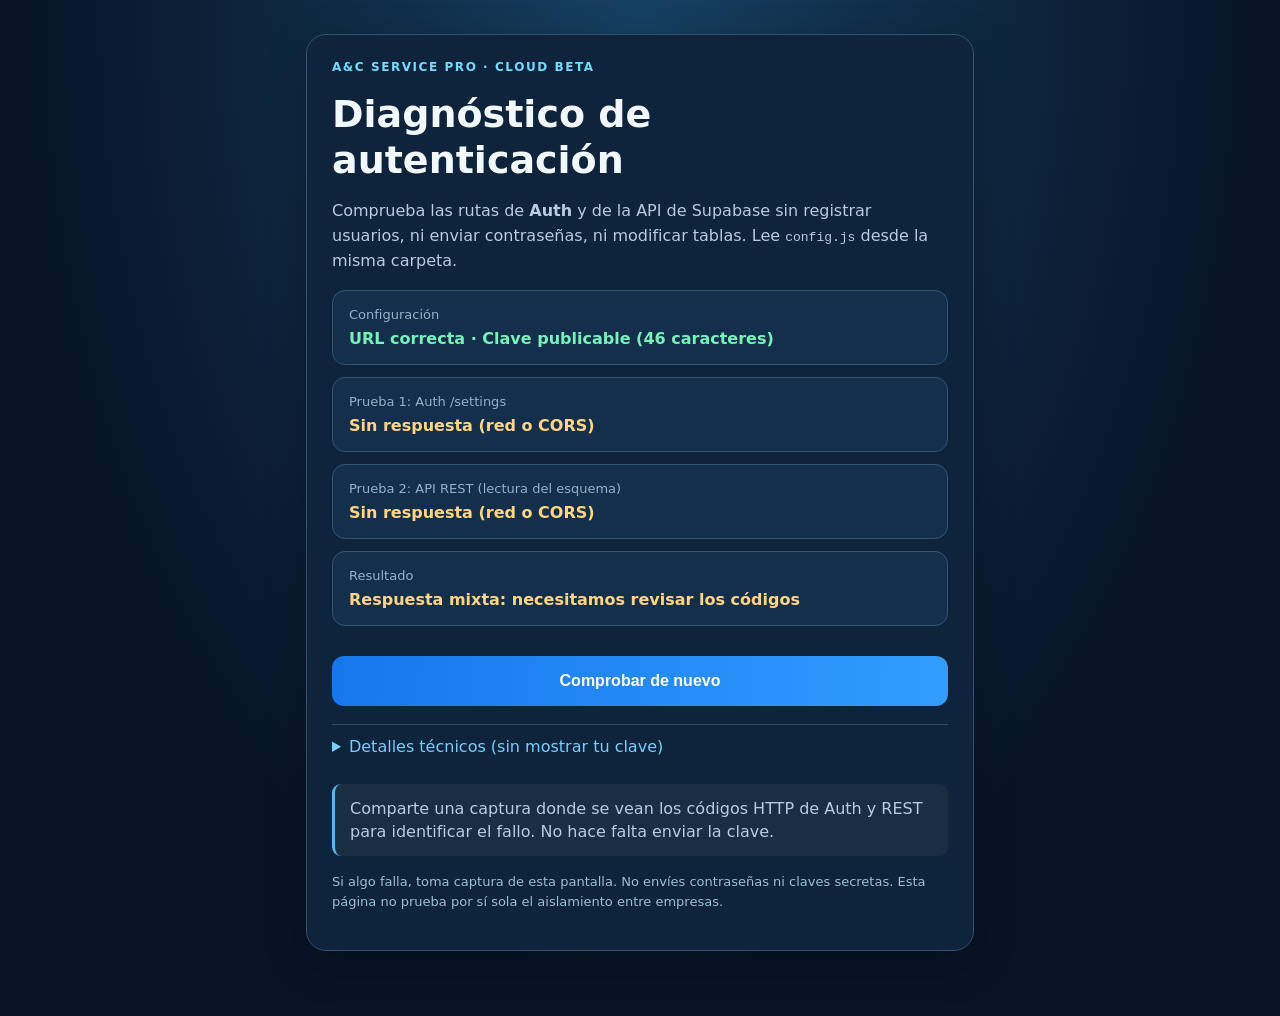
<file: cloud-beta/diagnostico-auth.html>
<!doctype html>
<html lang="es">
<head>
<meta charset="utf-8"><meta name="viewport" content="width=device-width,initial-scale=1"><meta name="color-scheme" content="dark">
<title>A&C Cloud — Diagnóstico Auth</title>
<style>
:root{font-family:system-ui,-apple-system,Segoe UI,Roboto,sans-serif;color-scheme:dark}*{box-sizing:border-box}body{margin:0;min-height:100vh;background:radial-gradient(ellipse at top,#164062,#071427 68%);color:#f2f8ff}.wrap{max-width:700px;margin:0 auto;padding:34px 16px 65px}.card{padding:25px;border:1px solid #31516c;background:#0d243c;border-radius:20px;box-shadow:0 12px 42px #0004}.eyebrow{font-size:12px;color:#72dbfb;font-weight:800;letter-spacing:.13em}h1{font-size:clamp(26px,6vw,38px);line-height:1.2;margin:18px 0 14px}p{color:#b7ccde;line-height:1.55}button{width:100%;border:none;border-radius:12px;color:white;background:linear-gradient(95deg,#1677ed,#329cff);padding:16px;font-size:16px;font-weight:750;margin:18px 0;cursor:pointer}.box{background:#132f4b;border:1px solid #325573;border-radius:13px;padding:16px;margin:12px 0}.k{color:#95b1ca;font-size:13px;margin-bottom:7px}.val{font-weight:720;word-break:break-word}.ok{color:#7af0bb}.warn{color:#ffd582}.bad{color:#ffb9b4}pre{font-size:12px;white-space:pre-wrap;overflow-wrap:anywhere;color:#d3e3f1}details{padding:12px 0;border-top:1px solid #2c4b63}summary{color:#78cffa;cursor:pointer}.note{font-size:13px;color:#9fbed2}.hint{background:#192e42;border-left:3px solid #55b9ee;border-radius:9px;padding:13px 15px;line-height:1.45}a{color:#8ed7ff}
</style>
</head>
<body><div class="wrap"><div class="card">
<div class="eyebrow">A&C SERVICE PRO · CLOUD BETA</div><h1>Diagnóstico de autenticación</h1>
<p>Comprueba las rutas de <b>Auth</b> y de la API de Supabase sin registrar usuarios, ni enviar contraseñas, ni modificar tablas. Lee <code>config.js</code> desde la misma carpeta.</p>
<div class="box"><div class="k">Configuración</div><div id="cfg" class="val">Pendiente</div></div>
<div class="box"><div class="k">Prueba 1: Auth /settings</div><div id="auth" class="val">Pendiente</div></div>
<div class="box"><div class="k">Prueba 2: API REST (lectura del esquema)</div><div id="rest" class="val">Pendiente</div></div>
<div class="box"><div class="k">Resultado</div><div id="result" class="val">Preparando…</div></div>
<button id="run">Comprobar de nuevo</button>
<details><summary>Detalles técnicos (sin mostrar tu clave)</summary><pre id="details"></pre></details>
<p class="hint" id="next">Primero revisaremos si Supabase acepta la configuración, sin usar cuentas de usuario.</p>
<p class="note">Si algo falla, toma captura de esta pantalla. No envíes contraseñas ni claves secretas. Esta página no prueba por sí sola el aislamiento entre empresas.</p>
</div></div>
<script>
'use strict';
const $=id=>document.getElementById(id), put=(id,msg,style='')=>{const n=$(id);n.textContent=msg;n.className='val '+style};
const escapePattern=/sb_(?:publishable|secret)_[\w-]+/ig;
const sanitize=s=>String(s||'').replace(escapePattern,'[clave ocultada]').slice(0,230);
function freshConfig(){return new Promise((resolve,reject)=>{delete window.AC_CLOUD_CONFIG;const s=document.createElement('script');s.src='./config.js?authcheck='+Date.now();s.onload=()=>{s.remove();resolve(window.AC_CLOUD_CONFIG)};s.onerror=()=>reject(new Error('No pude cargar config.js'));document.head.appendChild(s)})}
async function check(path,key,url){const con=new AbortController(),timer=setTimeout(()=>con.abort(),12000);try{const r=await fetch(url+path,{method:'GET',headers:{apikey:key,accept:'application/json'},cache:'no-store',signal:con.signal});let raw='';try{raw=(await r.text()).slice(0,1000)}catch{};let j;try{j=JSON.parse(raw)}catch{};let message=j?.msg||j?.message||j?.error_description||j?.error||'';const invalid=/invalid api key|invalid authentication|invalid token|invalid jwt|api key is invalid/i.test(raw);return{status:r.status,ok:r.ok,invalid,message:sanitize(message),cors:false}}catch(e){return{status:0,ok:false,invalid:false,message:sanitize(e?.message||e),cors:true}}finally{clearTimeout(timer)}}
let busy=false;
async function run(){if(busy)return;busy=true;$('run').disabled=true;for(const id of ['cfg','auth','rest','result'])put(id,'Comprobando…');$('details').textContent='';let cfg;try{cfg=await freshConfig()}catch(e){put('cfg','No se cargó config.js','bad');put('result',sanitize(e.message),'bad');$('run').disabled=false;busy=false;return}
const url=String(cfg?.supabaseUrl||'').trim().replace(/\/+$/,'');const key=String(cfg?.supabasePublishableKey||'').trim();const valid=/^https:\/\/[a-z0-9-]+\.supabase\.co$/i.test(url)&&key.startsWith('sb_publishable_');if(!valid){put('cfg','URL o publishable key incompleta','bad');put('result','Revisa config.js; no uses una clave secreta','bad');$('run').disabled=false;busy=false;return}
put('cfg','URL correcta · Clave publicable ('+key.length+' caracteres)','ok');let a=await check('/auth/v1/settings',key,url);let b=await check('/rest/v1/',key,url);
function display(v){return v.status?'HTTP '+v.status+(v.invalid?' · clave rechazada':v.ok?' · respuesta correcta':' · revisar error'):'Sin respuesta (red o CORS)'}
put('auth',display(a),a.invalid?'bad':a.ok?'ok':'warn');put('rest',display(b),b.invalid?'bad':b.ok?'ok':'warn');$('details').textContent=`Auth settings: ${display(a)}\nMensaje: ${a.message||'(ninguno)'}\n\nREST: ${display(b)}\nMensaje: ${b.message||'(ninguno)'}\n\nProyecto: ${new URL(url).hostname}\nLongitud publishable key: ${key.length}`;
if(a.invalid||b.invalid){put('result','Una ruta está rechazando la clave','bad');$('next').textContent='Comprueba que la clave publicable provenga exactamente de este proyecto. No cambies las tablas ni las políticas RLS.'}
else if(a.ok&&b.ok){put('result','Auth y REST responden con la clave configurada','ok');$('next').textContent='Las rutas responden. Si al registrarte aparece «Invalid API key», el siguiente paso será revisar el error preciso de la llamada de registro en la aplicación, no repetir el SQL.'}
else{put('result','Respuesta mixta: necesitamos revisar los códigos','warn');$('next').textContent='Comparte una captura donde se vean los códigos HTTP de Auth y REST para identificar el fallo. No hace falta enviar la clave.'}
$('run').disabled=false;busy=false;}
$('run').addEventListener('click',run);run();
</script>
</body></html>
</file>
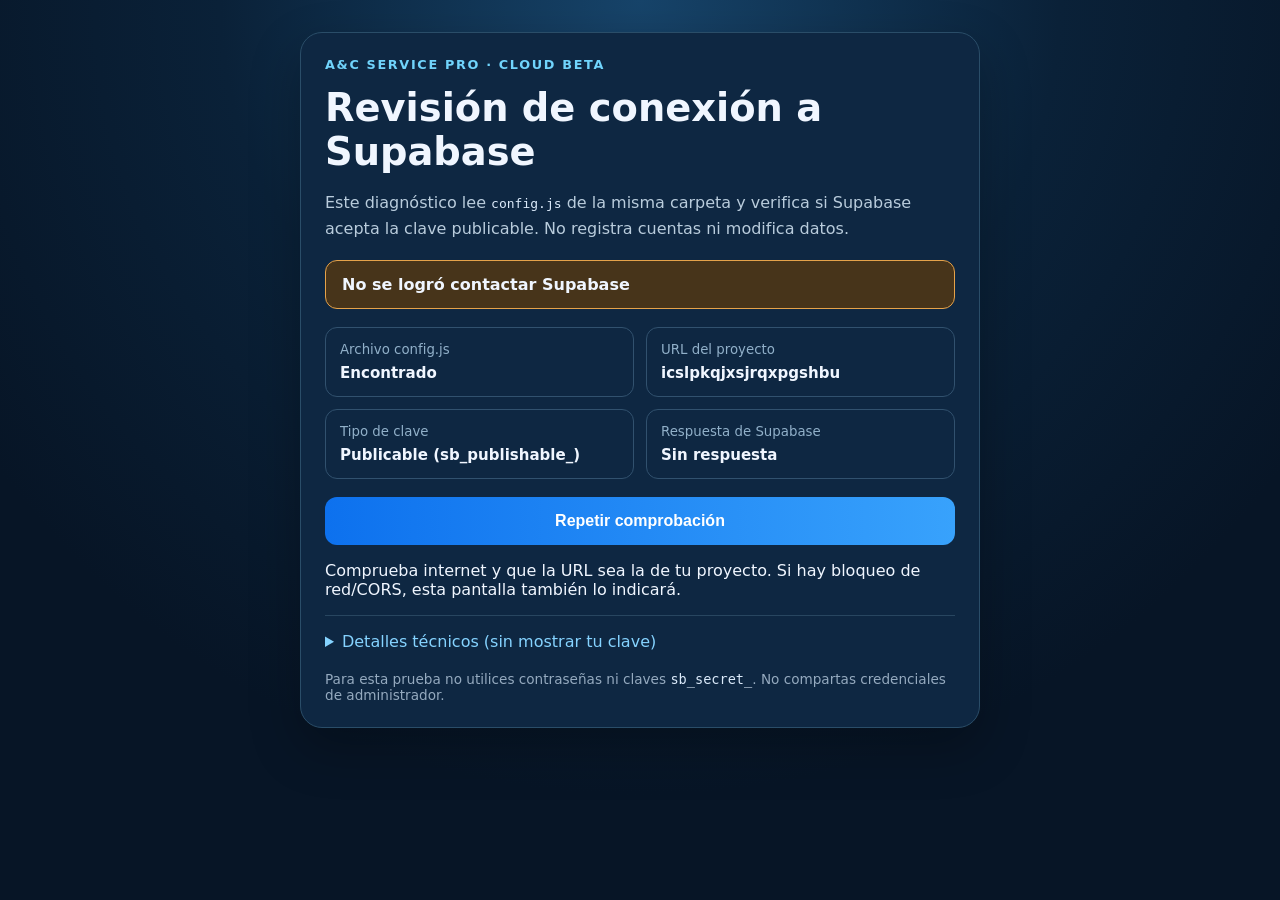
<file: cloud-beta/diagnostico.html>
<!DOCTYPE html>
<html lang="es">
<head>
<meta charset="utf-8"><meta name="viewport" content="width=device-width,initial-scale=1">
<meta name="theme-color" content="#071526"><title>Diagnóstico de A&C Cloud</title>
<style>
:root{color-scheme:dark;font-family:system-ui,-apple-system,Segoe UI,sans-serif}*{box-sizing:border-box}body{margin:0;min-height:100vh;background:radial-gradient(circle at top,#17446a 0,#0a2138 38%,#071526 72%);color:#f0f6ff}main{max-width:720px;margin:auto;padding:32px 20px 60px}.eyebrow{letter-spacing:.13em;color:#70d4fc;font-size:.8rem;font-weight:700}.card{background:#0e2742;border:1px solid #2a4d68;border-radius:22px;padding:24px;box-shadow:0 20px 50px #0004}h1{margin:14px 0;font-size:clamp(1.65rem,5vw,2.4rem);line-height:1.15}p{color:#b9ccdc;line-height:1.6}.state{padding:14px 16px;border-radius:12px;background:#173954;border:1px solid #3a6381;font-weight:700;margin:18px 0}.state.ok{border-color:#2d9267;background:#0a3d36}.state.bad{border-color:#e5a24a;background:#47341a}.grid{display:grid;grid-template-columns:1fr 1fr;gap:12px;margin:18px 0}.kv{padding:14px;border:1px solid #31516e;border-radius:12px;min-width:0}.kv small{color:#91b0c9;display:block;margin-bottom:6px}.kv b{font-weight:600;word-break:break-all;font-size:.94rem}button{width:100%;background:linear-gradient(90deg,#0d71ee,#38a2fc);border:0;padding:15px;border-radius:12px;color:white;font-size:1rem;font-weight:700;cursor:pointer}details{margin-top:16px;border-top:1px solid #284660;padding-top:16px}summary{cursor:pointer;color:#85d3ff}code{word-break:break-all;color:#dbeafa}#tip{margin-top:16px;font-size:1rem}#tip strong{color:#fff}footer{margin-top:20px;font-size:.85rem;color:#95aabf}.loading{opacity:.8}@media(max-width:500px){.grid{grid-template-columns:1fr}}
</style>
</head>
<body>
<main><div class="card"><div class="eyebrow">A&C SERVICE PRO · CLOUD BETA</div><h1>Revisión de conexión a Supabase</h1><p>Este diagnóstico lee <code>config.js</code> de la misma carpeta y verifica si Supabase acepta la clave publicable. No registra cuentas ni modifica datos.</p>
<div id="status" class="state loading" role="status">Preparando diagnóstico…</div>
<div class="grid">
  <div class="kv"><small>Archivo config.js</small><b id="configStatus">Pendiente</b></div>
  <div class="kv"><small>URL del proyecto</small><b id="project">Pendiente</b></div>
  <div class="kv"><small>Tipo de clave</small><b id="type">Pendiente</b></div>
  <div class="kv"><small>Respuesta de Supabase</small><b id="response">Pendiente</b></div>
</div>
<button id="again">Repetir comprobación</button>
<div id="tip" aria-live="polite"></div>
<details><summary>Detalles técnicos (sin mostrar tu clave)</summary><pre id="details" style="white-space:pre-wrap;overflow-wrap:anywhere"></pre></details>
<footer>Para esta prueba no utilices contraseñas ni claves <code>sb_secret_</code>. No compartas credenciales de administrador.</footer>
</div></main>
<script>
'use strict';
const el=id=>document.getElementById(id);
const setStatus=(s,c='')=>{el('status').textContent=s;el('status').className='state '+c};
const write=(id,value)=>el(id).textContent=value;
function loadConfig(){return new Promise((resolve,reject)=>{
  // Se carga cada vez la configuración publicada y no una copia del navegador.
  delete window.AC_CLOUD_CONFIG;
  const s=document.createElement('script');s.src='./config.js?diag='+Date.now();
  s.onload=()=>{s.remove();resolve(window.AC_CLOUD_CONFIG)};
  s.onerror=()=>{s.remove();reject(new Error('No se pudo cargar config.js'))};
  document.head.appendChild(s);
})}
let controller;
async function run(){
  if(controller)controller.abort(); controller=new AbortController();
  setStatus('Comprobando configuración y conexión…');write('configStatus','Cargando');write('project','—');write('type','—');write('response','—');el('tip').textContent='';write('details','');
  let cfg;
  try{cfg=await loadConfig();write('configStatus','Encontrado')}catch(e){write('configStatus','No encontrado');setStatus('No se encontró config.js','bad');el('tip').textContent='Coloca diagnostico.html en la misma carpeta cloud-beta que config.js.';return}
  const url=String(cfg?.supabaseUrl||'').trim().replace(/\/+$/,'');const key=String(cfg?.supabasePublishableKey||'').trim();
  const host=/^https:\/\/([a-z0-9-]+)\.supabase\.co$/i.exec(url);
  write('project',host?host[1]:url?'URL incorrecta':'Sin URL');write('type',key.startsWith('sb_publishable_')?'Publicable (sb_publishable_)':key.startsWith('eyJ')?'Anon heredada (JWT)':key.startsWith('sb_secret_')?'SECRETA — NO USAR':key?'Formato no reconocido':'Sin clave');
  if(!host||!key||key.startsWith('sb_secret_')){setStatus('La configuración está incompleta o no es válida','bad');el('tip').textContent='Revisa únicamente supabaseUrl y supabasePublishableKey en config.js. No uses claves secretas.';return}
  try{
    const abortAfter=setTimeout(()=>controller.abort(),15000);
    let response;
    try{response=await fetch(url+'/auth/v1/health',{headers:{'apikey':key,'accept':'application/json'},cache:'no-store',signal:controller.signal})}
    finally{clearTimeout(abortAfter)}
    write('response','HTTP '+response.status);
    let body='';try{body=(await response.text()).slice(0,350)}catch{}
    let parsed;try{parsed=JSON.parse(body)}catch{}
    let errorMessage=String(parsed?.message||parsed?.msg||parsed?.error||'').slice(0,160);
    // No imprimir la clave, aunque el servidor la devuelva accidentalmente.
    if(errorMessage.includes(key))errorMessage='[respuesta contenía un valor sensible]';
    write('details','Estado HTTP: '+response.status+'\nMensaje del servidor: '+(errorMessage||'(ninguno)')+'\nDirección: '+url+'/auth/v1/health'+'\nLongitud de la clave publicable: '+key.length+' caracteres');
    if(response.ok){setStatus('✓ Supabase aceptó la clave pública','ok');el('tip').innerHTML='<strong>La clave y la URL funcionan.</strong> Si el registro sigue fallando, revisaremos la aplicación o la configuración de Auth; no es necesario cambiar la clave.'}
    else if(response.status===401||/invalid api key/i.test(body)){setStatus('✕ Supabase rechazó la clave pública','bad');el('tip').innerHTML='<strong>El servidor respondió “Invalid API key”.</strong> Copia juntos la URL y la clave publicable desde el botón Connect de este mismo proyecto; confirma que el proyecto mostrado sea AC-Service-Pro-Cloud. No modifiques las tablas.'}
    else{setStatus('Supabase respondió, pero con un error HTTP '+response.status,'bad');el('tip').textContent='Comparte una captura de este resultado (sin credenciales) para revisar la respuesta específica.'}
  }catch(e){write('response','Sin respuesta');write('details','Error de conexión: '+String(e.message||e));setStatus('No se logró contactar Supabase','bad');el('tip').textContent='Comprueba internet y que la URL sea la de tu proyecto. Si hay bloqueo de red/CORS, esta pantalla también lo indicará.'}
}
el('again').addEventListener('click',run);run();
</script>
</body>
</html>
</file>
